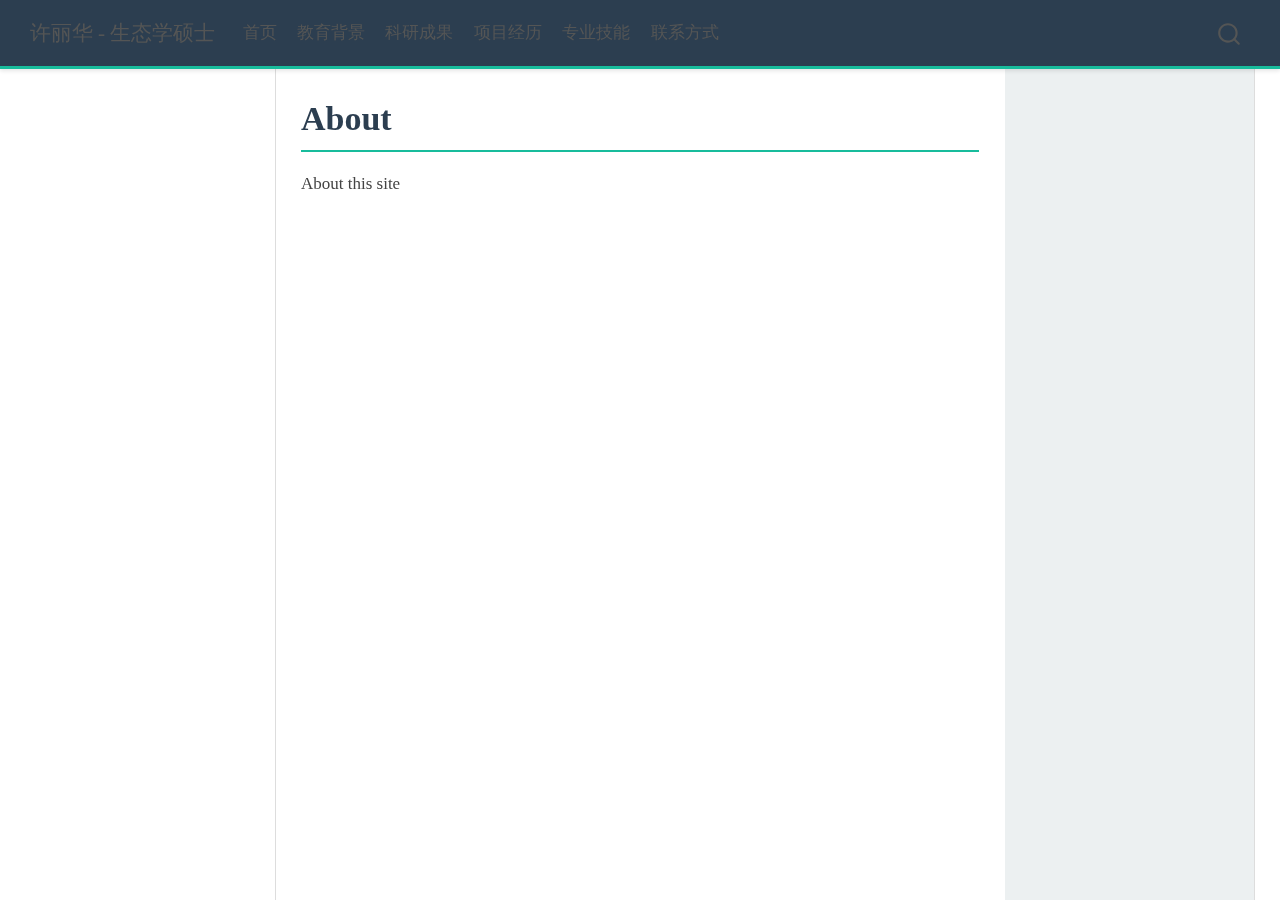
<file: docs/about.html>
<!DOCTYPE html>
<html xmlns="http://www.w3.org/1999/xhtml" lang="en" xml:lang="en"><head>

<meta charset="utf-8">
<meta name="generator" content="quarto-1.6.42">

<meta name="viewport" content="width=device-width, initial-scale=1.0, user-scalable=yes">


<title>About – 许丽华 - 生态学硕士</title>
<style>
code{white-space: pre-wrap;}
span.smallcaps{font-variant: small-caps;}
div.columns{display: flex; gap: min(4vw, 1.5em);}
div.column{flex: auto; overflow-x: auto;}
div.hanging-indent{margin-left: 1.5em; text-indent: -1.5em;}
ul.task-list{list-style: none;}
ul.task-list li input[type="checkbox"] {
  width: 0.8em;
  margin: 0 0.8em 0.2em -1em; /* quarto-specific, see https://github.com/quarto-dev/quarto-cli/issues/4556 */ 
  vertical-align: middle;
}
</style>


<script src="site_libs/quarto-nav/quarto-nav.js"></script>
<script src="site_libs/quarto-nav/headroom.min.js"></script>
<script src="site_libs/clipboard/clipboard.min.js"></script>
<script src="site_libs/quarto-search/autocomplete.umd.js"></script>
<script src="site_libs/quarto-search/fuse.min.js"></script>
<script src="site_libs/quarto-search/quarto-search.js"></script>
<meta name="quarto:offset" content="./">
<script src="site_libs/quarto-html/quarto.js"></script>
<script src="site_libs/quarto-html/popper.min.js"></script>
<script src="site_libs/quarto-html/tippy.umd.min.js"></script>
<script src="site_libs/quarto-html/anchor.min.js"></script>
<link href="site_libs/quarto-html/tippy.css" rel="stylesheet">
<link href="site_libs/quarto-html/quarto-syntax-highlighting-2f5df379a58b258e96c21c0638c20c03.css" rel="stylesheet" id="quarto-text-highlighting-styles">
<script src="site_libs/bootstrap/bootstrap.min.js"></script>
<link href="site_libs/bootstrap/bootstrap-icons.css" rel="stylesheet">
<link href="site_libs/bootstrap/bootstrap-3790baeb23ec48fe6a2a71a48d01fb7e.min.css" rel="stylesheet" append-hash="true" id="quarto-bootstrap" data-mode="light">
<script id="quarto-search-options" type="application/json">{
  "location": "navbar",
  "copy-button": false,
  "collapse-after": 3,
  "panel-placement": "end",
  "type": "overlay",
  "limit": 50,
  "keyboard-shortcut": [
    "f",
    "/",
    "s"
  ],
  "show-item-context": false,
  "language": {
    "search-no-results-text": "No results",
    "search-matching-documents-text": "matching documents",
    "search-copy-link-title": "Copy link to search",
    "search-hide-matches-text": "Hide additional matches",
    "search-more-match-text": "more match in this document",
    "search-more-matches-text": "more matches in this document",
    "search-clear-button-title": "Clear",
    "search-text-placeholder": "",
    "search-detached-cancel-button-title": "Cancel",
    "search-submit-button-title": "Submit",
    "search-label": "Search"
  }
}</script>


<link rel="stylesheet" href="styles.css">
</head>

<body class="floating nav-fixed">

<div id="quarto-search-results"></div>
  <header id="quarto-header" class="headroom fixed-top">
    <nav class="navbar navbar-expand-lg " data-bs-theme="dark">
      <div class="navbar-container container-fluid">
      <div class="navbar-brand-container mx-auto">
    <a class="navbar-brand" href="./index.html">
    <span class="navbar-title">许丽华 - 生态学硕士</span>
    </a>
  </div>
            <div id="quarto-search" class="" title="Search"></div>
          <button class="navbar-toggler" type="button" data-bs-toggle="collapse" data-bs-target="#navbarCollapse" aria-controls="navbarCollapse" role="menu" aria-expanded="false" aria-label="Toggle navigation" onclick="if (window.quartoToggleHeadroom) { window.quartoToggleHeadroom(); }">
  <span class="navbar-toggler-icon"></span>
</button>
          <div class="collapse navbar-collapse" id="navbarCollapse">
            <ul class="navbar-nav navbar-nav-scroll me-auto">
  <li class="nav-item">
    <a class="nav-link" href="./index.html"> 
<span class="menu-text">首页</span></a>
  </li>  
  <li class="nav-item">
    <a class="nav-link" href="./education.html"> 
<span class="menu-text">教育背景</span></a>
  </li>  
  <li class="nav-item">
    <a class="nav-link" href="./publications.html"> 
<span class="menu-text">科研成果</span></a>
  </li>  
  <li class="nav-item">
    <a class="nav-link" href="./projects.qmd"> 
<span class="menu-text">项目经历</span></a>
  </li>  
  <li class="nav-item">
    <a class="nav-link" href="./skills.qmd"> 
<span class="menu-text">专业技能</span></a>
  </li>  
  <li class="nav-item">
    <a class="nav-link" href="./contact.qmd"> 
<span class="menu-text">联系方式</span></a>
  </li>  
</ul>
          </div> <!-- /navcollapse -->
            <div class="quarto-navbar-tools">
</div>
      </div> <!-- /container-fluid -->
    </nav>
</header>
<!-- content -->
<div id="quarto-content" class="quarto-container page-columns page-rows-contents page-layout-article page-navbar">
<!-- sidebar -->
  <nav id="quarto-sidebar" class="sidebar collapse collapse-horizontal quarto-sidebar-collapse-item sidebar-navigation floating overflow-auto">
    
</nav>
<div id="quarto-sidebar-glass" class="quarto-sidebar-collapse-item" data-bs-toggle="collapse" data-bs-target=".quarto-sidebar-collapse-item"></div>
<!-- margin-sidebar -->
    <div id="quarto-margin-sidebar" class="sidebar margin-sidebar zindex-bottom">
    </div>
<!-- main -->
<main class="content" id="quarto-document-content">

<header id="title-block-header" class="quarto-title-block default">
<div class="quarto-title">
<h1 class="title">About</h1>
</div>



<div class="quarto-title-meta">

    
  
    
  </div>
  


</header>


<p>About this site</p>



</main> <!-- /main -->
<script id="quarto-html-after-body" type="application/javascript">
window.document.addEventListener("DOMContentLoaded", function (event) {
  const toggleBodyColorMode = (bsSheetEl) => {
    const mode = bsSheetEl.getAttribute("data-mode");
    const bodyEl = window.document.querySelector("body");
    if (mode === "dark") {
      bodyEl.classList.add("quarto-dark");
      bodyEl.classList.remove("quarto-light");
    } else {
      bodyEl.classList.add("quarto-light");
      bodyEl.classList.remove("quarto-dark");
    }
  }
  const toggleBodyColorPrimary = () => {
    const bsSheetEl = window.document.querySelector("link#quarto-bootstrap");
    if (bsSheetEl) {
      toggleBodyColorMode(bsSheetEl);
    }
  }
  toggleBodyColorPrimary();  
  const icon = "";
  const anchorJS = new window.AnchorJS();
  anchorJS.options = {
    placement: 'right',
    icon: icon
  };
  anchorJS.add('.anchored');
  const isCodeAnnotation = (el) => {
    for (const clz of el.classList) {
      if (clz.startsWith('code-annotation-')) {                     
        return true;
      }
    }
    return false;
  }
  const onCopySuccess = function(e) {
    // button target
    const button = e.trigger;
    // don't keep focus
    button.blur();
    // flash "checked"
    button.classList.add('code-copy-button-checked');
    var currentTitle = button.getAttribute("title");
    button.setAttribute("title", "Copied!");
    let tooltip;
    if (window.bootstrap) {
      button.setAttribute("data-bs-toggle", "tooltip");
      button.setAttribute("data-bs-placement", "left");
      button.setAttribute("data-bs-title", "Copied!");
      tooltip = new bootstrap.Tooltip(button, 
        { trigger: "manual", 
          customClass: "code-copy-button-tooltip",
          offset: [0, -8]});
      tooltip.show();    
    }
    setTimeout(function() {
      if (tooltip) {
        tooltip.hide();
        button.removeAttribute("data-bs-title");
        button.removeAttribute("data-bs-toggle");
        button.removeAttribute("data-bs-placement");
      }
      button.setAttribute("title", currentTitle);
      button.classList.remove('code-copy-button-checked');
    }, 1000);
    // clear code selection
    e.clearSelection();
  }
  const getTextToCopy = function(trigger) {
      const codeEl = trigger.previousElementSibling.cloneNode(true);
      for (const childEl of codeEl.children) {
        if (isCodeAnnotation(childEl)) {
          childEl.remove();
        }
      }
      return codeEl.innerText;
  }
  const clipboard = new window.ClipboardJS('.code-copy-button:not([data-in-quarto-modal])', {
    text: getTextToCopy
  });
  clipboard.on('success', onCopySuccess);
  if (window.document.getElementById('quarto-embedded-source-code-modal')) {
    const clipboardModal = new window.ClipboardJS('.code-copy-button[data-in-quarto-modal]', {
      text: getTextToCopy,
      container: window.document.getElementById('quarto-embedded-source-code-modal')
    });
    clipboardModal.on('success', onCopySuccess);
  }
    var localhostRegex = new RegExp(/^(?:http|https):\/\/localhost\:?[0-9]*\//);
    var mailtoRegex = new RegExp(/^mailto:/);
      var filterRegex = new RegExp("https:\/\/yourusername\.github\.io\/repo-name\/");
    var isInternal = (href) => {
        return filterRegex.test(href) || localhostRegex.test(href) || mailtoRegex.test(href);
    }
    // Inspect non-navigation links and adorn them if external
 	var links = window.document.querySelectorAll('a[href]:not(.nav-link):not(.navbar-brand):not(.toc-action):not(.sidebar-link):not(.sidebar-item-toggle):not(.pagination-link):not(.no-external):not([aria-hidden]):not(.dropdown-item):not(.quarto-navigation-tool):not(.about-link)');
    for (var i=0; i<links.length; i++) {
      const link = links[i];
      if (!isInternal(link.href)) {
        // undo the damage that might have been done by quarto-nav.js in the case of
        // links that we want to consider external
        if (link.dataset.originalHref !== undefined) {
          link.href = link.dataset.originalHref;
        }
      }
    }
  function tippyHover(el, contentFn, onTriggerFn, onUntriggerFn) {
    const config = {
      allowHTML: true,
      maxWidth: 500,
      delay: 100,
      arrow: false,
      appendTo: function(el) {
          return el.parentElement;
      },
      interactive: true,
      interactiveBorder: 10,
      theme: 'quarto',
      placement: 'bottom-start',
    };
    if (contentFn) {
      config.content = contentFn;
    }
    if (onTriggerFn) {
      config.onTrigger = onTriggerFn;
    }
    if (onUntriggerFn) {
      config.onUntrigger = onUntriggerFn;
    }
    window.tippy(el, config); 
  }
  const noterefs = window.document.querySelectorAll('a[role="doc-noteref"]');
  for (var i=0; i<noterefs.length; i++) {
    const ref = noterefs[i];
    tippyHover(ref, function() {
      // use id or data attribute instead here
      let href = ref.getAttribute('data-footnote-href') || ref.getAttribute('href');
      try { href = new URL(href).hash; } catch {}
      const id = href.replace(/^#\/?/, "");
      const note = window.document.getElementById(id);
      if (note) {
        return note.innerHTML;
      } else {
        return "";
      }
    });
  }
  const xrefs = window.document.querySelectorAll('a.quarto-xref');
  const processXRef = (id, note) => {
    // Strip column container classes
    const stripColumnClz = (el) => {
      el.classList.remove("page-full", "page-columns");
      if (el.children) {
        for (const child of el.children) {
          stripColumnClz(child);
        }
      }
    }
    stripColumnClz(note)
    if (id === null || id.startsWith('sec-')) {
      // Special case sections, only their first couple elements
      const container = document.createElement("div");
      if (note.children && note.children.length > 2) {
        container.appendChild(note.children[0].cloneNode(true));
        for (let i = 1; i < note.children.length; i++) {
          const child = note.children[i];
          if (child.tagName === "P" && child.innerText === "") {
            continue;
          } else {
            container.appendChild(child.cloneNode(true));
            break;
          }
        }
        if (window.Quarto?.typesetMath) {
          window.Quarto.typesetMath(container);
        }
        return container.innerHTML
      } else {
        if (window.Quarto?.typesetMath) {
          window.Quarto.typesetMath(note);
        }
        return note.innerHTML;
      }
    } else {
      // Remove any anchor links if they are present
      const anchorLink = note.querySelector('a.anchorjs-link');
      if (anchorLink) {
        anchorLink.remove();
      }
      if (window.Quarto?.typesetMath) {
        window.Quarto.typesetMath(note);
      }
      if (note.classList.contains("callout")) {
        return note.outerHTML;
      } else {
        return note.innerHTML;
      }
    }
  }
  for (var i=0; i<xrefs.length; i++) {
    const xref = xrefs[i];
    tippyHover(xref, undefined, function(instance) {
      instance.disable();
      let url = xref.getAttribute('href');
      let hash = undefined; 
      if (url.startsWith('#')) {
        hash = url;
      } else {
        try { hash = new URL(url).hash; } catch {}
      }
      if (hash) {
        const id = hash.replace(/^#\/?/, "");
        const note = window.document.getElementById(id);
        if (note !== null) {
          try {
            const html = processXRef(id, note.cloneNode(true));
            instance.setContent(html);
          } finally {
            instance.enable();
            instance.show();
          }
        } else {
          // See if we can fetch this
          fetch(url.split('#')[0])
          .then(res => res.text())
          .then(html => {
            const parser = new DOMParser();
            const htmlDoc = parser.parseFromString(html, "text/html");
            const note = htmlDoc.getElementById(id);
            if (note !== null) {
              const html = processXRef(id, note);
              instance.setContent(html);
            } 
          }).finally(() => {
            instance.enable();
            instance.show();
          });
        }
      } else {
        // See if we can fetch a full url (with no hash to target)
        // This is a special case and we should probably do some content thinning / targeting
        fetch(url)
        .then(res => res.text())
        .then(html => {
          const parser = new DOMParser();
          const htmlDoc = parser.parseFromString(html, "text/html");
          const note = htmlDoc.querySelector('main.content');
          if (note !== null) {
            // This should only happen for chapter cross references
            // (since there is no id in the URL)
            // remove the first header
            if (note.children.length > 0 && note.children[0].tagName === "HEADER") {
              note.children[0].remove();
            }
            const html = processXRef(null, note);
            instance.setContent(html);
          } 
        }).finally(() => {
          instance.enable();
          instance.show();
        });
      }
    }, function(instance) {
    });
  }
      let selectedAnnoteEl;
      const selectorForAnnotation = ( cell, annotation) => {
        let cellAttr = 'data-code-cell="' + cell + '"';
        let lineAttr = 'data-code-annotation="' +  annotation + '"';
        const selector = 'span[' + cellAttr + '][' + lineAttr + ']';
        return selector;
      }
      const selectCodeLines = (annoteEl) => {
        const doc = window.document;
        const targetCell = annoteEl.getAttribute("data-target-cell");
        const targetAnnotation = annoteEl.getAttribute("data-target-annotation");
        const annoteSpan = window.document.querySelector(selectorForAnnotation(targetCell, targetAnnotation));
        const lines = annoteSpan.getAttribute("data-code-lines").split(",");
        const lineIds = lines.map((line) => {
          return targetCell + "-" + line;
        })
        let top = null;
        let height = null;
        let parent = null;
        if (lineIds.length > 0) {
            //compute the position of the single el (top and bottom and make a div)
            const el = window.document.getElementById(lineIds[0]);
            top = el.offsetTop;
            height = el.offsetHeight;
            parent = el.parentElement.parentElement;
          if (lineIds.length > 1) {
            const lastEl = window.document.getElementById(lineIds[lineIds.length - 1]);
            const bottom = lastEl.offsetTop + lastEl.offsetHeight;
            height = bottom - top;
          }
          if (top !== null && height !== null && parent !== null) {
            // cook up a div (if necessary) and position it 
            let div = window.document.getElementById("code-annotation-line-highlight");
            if (div === null) {
              div = window.document.createElement("div");
              div.setAttribute("id", "code-annotation-line-highlight");
              div.style.position = 'absolute';
              parent.appendChild(div);
            }
            div.style.top = top - 2 + "px";
            div.style.height = height + 4 + "px";
            div.style.left = 0;
            let gutterDiv = window.document.getElementById("code-annotation-line-highlight-gutter");
            if (gutterDiv === null) {
              gutterDiv = window.document.createElement("div");
              gutterDiv.setAttribute("id", "code-annotation-line-highlight-gutter");
              gutterDiv.style.position = 'absolute';
              const codeCell = window.document.getElementById(targetCell);
              const gutter = codeCell.querySelector('.code-annotation-gutter');
              gutter.appendChild(gutterDiv);
            }
            gutterDiv.style.top = top - 2 + "px";
            gutterDiv.style.height = height + 4 + "px";
          }
          selectedAnnoteEl = annoteEl;
        }
      };
      const unselectCodeLines = () => {
        const elementsIds = ["code-annotation-line-highlight", "code-annotation-line-highlight-gutter"];
        elementsIds.forEach((elId) => {
          const div = window.document.getElementById(elId);
          if (div) {
            div.remove();
          }
        });
        selectedAnnoteEl = undefined;
      };
        // Handle positioning of the toggle
    window.addEventListener(
      "resize",
      throttle(() => {
        elRect = undefined;
        if (selectedAnnoteEl) {
          selectCodeLines(selectedAnnoteEl);
        }
      }, 10)
    );
    function throttle(fn, ms) {
    let throttle = false;
    let timer;
      return (...args) => {
        if(!throttle) { // first call gets through
            fn.apply(this, args);
            throttle = true;
        } else { // all the others get throttled
            if(timer) clearTimeout(timer); // cancel #2
            timer = setTimeout(() => {
              fn.apply(this, args);
              timer = throttle = false;
            }, ms);
        }
      };
    }
      // Attach click handler to the DT
      const annoteDls = window.document.querySelectorAll('dt[data-target-cell]');
      for (const annoteDlNode of annoteDls) {
        annoteDlNode.addEventListener('click', (event) => {
          const clickedEl = event.target;
          if (clickedEl !== selectedAnnoteEl) {
            unselectCodeLines();
            const activeEl = window.document.querySelector('dt[data-target-cell].code-annotation-active');
            if (activeEl) {
              activeEl.classList.remove('code-annotation-active');
            }
            selectCodeLines(clickedEl);
            clickedEl.classList.add('code-annotation-active');
          } else {
            // Unselect the line
            unselectCodeLines();
            clickedEl.classList.remove('code-annotation-active');
          }
        });
      }
  const findCites = (el) => {
    const parentEl = el.parentElement;
    if (parentEl) {
      const cites = parentEl.dataset.cites;
      if (cites) {
        return {
          el,
          cites: cites.split(' ')
        };
      } else {
        return findCites(el.parentElement)
      }
    } else {
      return undefined;
    }
  };
  var bibliorefs = window.document.querySelectorAll('a[role="doc-biblioref"]');
  for (var i=0; i<bibliorefs.length; i++) {
    const ref = bibliorefs[i];
    const citeInfo = findCites(ref);
    if (citeInfo) {
      tippyHover(citeInfo.el, function() {
        var popup = window.document.createElement('div');
        citeInfo.cites.forEach(function(cite) {
          var citeDiv = window.document.createElement('div');
          citeDiv.classList.add('hanging-indent');
          citeDiv.classList.add('csl-entry');
          var biblioDiv = window.document.getElementById('ref-' + cite);
          if (biblioDiv) {
            citeDiv.innerHTML = biblioDiv.innerHTML;
          }
          popup.appendChild(citeDiv);
        });
        return popup.innerHTML;
      });
    }
  }
});
</script>
</div> <!-- /content -->




</body></html>
</file>
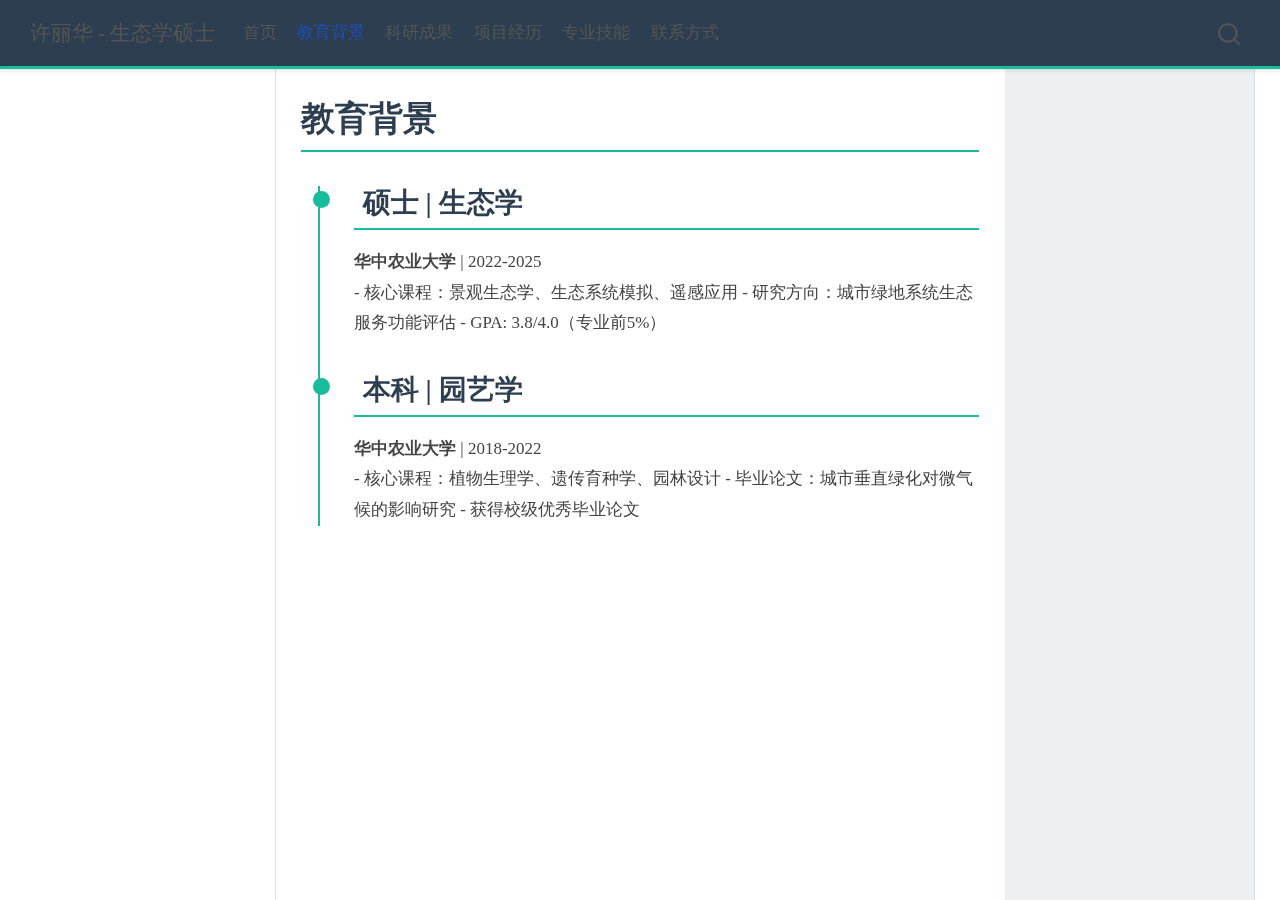
<file: docs/education.html>
<!DOCTYPE html>
<html xmlns="http://www.w3.org/1999/xhtml" lang="en" xml:lang="en"><head>

<meta charset="utf-8">
<meta name="generator" content="quarto-1.6.42">

<meta name="viewport" content="width=device-width, initial-scale=1.0, user-scalable=yes">


<title>教育背景 – 许丽华 - 生态学硕士</title>
<style>
code{white-space: pre-wrap;}
span.smallcaps{font-variant: small-caps;}
div.columns{display: flex; gap: min(4vw, 1.5em);}
div.column{flex: auto; overflow-x: auto;}
div.hanging-indent{margin-left: 1.5em; text-indent: -1.5em;}
ul.task-list{list-style: none;}
ul.task-list li input[type="checkbox"] {
  width: 0.8em;
  margin: 0 0.8em 0.2em -1em; /* quarto-specific, see https://github.com/quarto-dev/quarto-cli/issues/4556 */ 
  vertical-align: middle;
}
</style>


<script src="site_libs/quarto-nav/quarto-nav.js"></script>
<script src="site_libs/quarto-nav/headroom.min.js"></script>
<script src="site_libs/clipboard/clipboard.min.js"></script>
<script src="site_libs/quarto-search/autocomplete.umd.js"></script>
<script src="site_libs/quarto-search/fuse.min.js"></script>
<script src="site_libs/quarto-search/quarto-search.js"></script>
<meta name="quarto:offset" content="./">
<script src="site_libs/quarto-html/quarto.js"></script>
<script src="site_libs/quarto-html/popper.min.js"></script>
<script src="site_libs/quarto-html/tippy.umd.min.js"></script>
<script src="site_libs/quarto-html/anchor.min.js"></script>
<link href="site_libs/quarto-html/tippy.css" rel="stylesheet">
<link href="site_libs/quarto-html/quarto-syntax-highlighting-2f5df379a58b258e96c21c0638c20c03.css" rel="stylesheet" id="quarto-text-highlighting-styles">
<script src="site_libs/bootstrap/bootstrap.min.js"></script>
<link href="site_libs/bootstrap/bootstrap-icons.css" rel="stylesheet">
<link href="site_libs/bootstrap/bootstrap-3790baeb23ec48fe6a2a71a48d01fb7e.min.css" rel="stylesheet" append-hash="true" id="quarto-bootstrap" data-mode="light">
<script id="quarto-search-options" type="application/json">{
  "location": "navbar",
  "copy-button": false,
  "collapse-after": 3,
  "panel-placement": "end",
  "type": "overlay",
  "limit": 50,
  "keyboard-shortcut": [
    "f",
    "/",
    "s"
  ],
  "show-item-context": false,
  "language": {
    "search-no-results-text": "No results",
    "search-matching-documents-text": "matching documents",
    "search-copy-link-title": "Copy link to search",
    "search-hide-matches-text": "Hide additional matches",
    "search-more-match-text": "more match in this document",
    "search-more-matches-text": "more matches in this document",
    "search-clear-button-title": "Clear",
    "search-text-placeholder": "",
    "search-detached-cancel-button-title": "Cancel",
    "search-submit-button-title": "Submit",
    "search-label": "Search"
  }
}</script>


<link rel="stylesheet" href="styles.css">
</head>

<body class="floating nav-fixed">

<div id="quarto-search-results"></div>
  <header id="quarto-header" class="headroom fixed-top">
    <nav class="navbar navbar-expand-lg " data-bs-theme="dark">
      <div class="navbar-container container-fluid">
      <div class="navbar-brand-container mx-auto">
    <a class="navbar-brand" href="./index.html">
    <span class="navbar-title">许丽华 - 生态学硕士</span>
    </a>
  </div>
            <div id="quarto-search" class="" title="Search"></div>
          <button class="navbar-toggler" type="button" data-bs-toggle="collapse" data-bs-target="#navbarCollapse" aria-controls="navbarCollapse" role="menu" aria-expanded="false" aria-label="Toggle navigation" onclick="if (window.quartoToggleHeadroom) { window.quartoToggleHeadroom(); }">
  <span class="navbar-toggler-icon"></span>
</button>
          <div class="collapse navbar-collapse" id="navbarCollapse">
            <ul class="navbar-nav navbar-nav-scroll me-auto">
  <li class="nav-item">
    <a class="nav-link" href="./index.html"> 
<span class="menu-text">首页</span></a>
  </li>  
  <li class="nav-item">
    <a class="nav-link active" href="./education.html" aria-current="page"> 
<span class="menu-text">教育背景</span></a>
  </li>  
  <li class="nav-item">
    <a class="nav-link" href="./publications.html"> 
<span class="menu-text">科研成果</span></a>
  </li>  
  <li class="nav-item">
    <a class="nav-link" href="./projects.html"> 
<span class="menu-text">项目经历</span></a>
  </li>  
  <li class="nav-item">
    <a class="nav-link" href="./skills.qmd"> 
<span class="menu-text">专业技能</span></a>
  </li>  
  <li class="nav-item">
    <a class="nav-link" href="./contact.qmd"> 
<span class="menu-text">联系方式</span></a>
  </li>  
</ul>
          </div> <!-- /navcollapse -->
            <div class="quarto-navbar-tools">
</div>
      </div> <!-- /container-fluid -->
    </nav>
</header>
<!-- content -->
<div id="quarto-content" class="quarto-container page-columns page-rows-contents page-layout-article page-navbar">
<!-- sidebar -->
  <nav id="quarto-sidebar" class="sidebar collapse collapse-horizontal quarto-sidebar-collapse-item sidebar-navigation floating overflow-auto">
    
</nav>
<div id="quarto-sidebar-glass" class="quarto-sidebar-collapse-item" data-bs-toggle="collapse" data-bs-target=".quarto-sidebar-collapse-item"></div>
<!-- margin-sidebar -->
    <div id="quarto-margin-sidebar" class="sidebar margin-sidebar zindex-bottom">
    </div>
<!-- main -->
<main class="content" id="quarto-document-content">

<header id="title-block-header" class="quarto-title-block default">
<div class="quarto-title">
<h1 class="title">教育背景</h1>
</div>



<div class="quarto-title-meta">

    
  
    
  </div>
  


</header>


<div class="timeline">
<section id="硕士-生态学" class="level2 timeline-item">
<h2 class="anchored" data-anchor-id="硕士-生态学"><i class="fa-solid fa-graduation-cap fa-icon"></i> 硕士 | 生态学</h2>
<p><strong>华中农业大学</strong> | 2022-2025<br>
- 核心课程：景观生态学、生态系统模拟、遥感应用 - 研究方向：城市绿地系统生态服务功能评估 - GPA: 3.8/4.0（专业前5%）</p>
</section>
<section id="本科-园艺学" class="level2 timeline-item">
<h2 class="anchored" data-anchor-id="本科-园艺学"><i class="fa-solid fa-seedling fa-icon"></i> 本科 | 园艺学</h2>
<p><strong>华中农业大学</strong> | 2018-2022<br>
- 核心课程：植物生理学、遗传育种学、园林设计 - 毕业论文：城市垂直绿化对微气候的影响研究 - 获得校级优秀毕业论文</p>
</section>


</div>

</main> <!-- /main -->
<script id="quarto-html-after-body" type="application/javascript">
window.document.addEventListener("DOMContentLoaded", function (event) {
  const toggleBodyColorMode = (bsSheetEl) => {
    const mode = bsSheetEl.getAttribute("data-mode");
    const bodyEl = window.document.querySelector("body");
    if (mode === "dark") {
      bodyEl.classList.add("quarto-dark");
      bodyEl.classList.remove("quarto-light");
    } else {
      bodyEl.classList.add("quarto-light");
      bodyEl.classList.remove("quarto-dark");
    }
  }
  const toggleBodyColorPrimary = () => {
    const bsSheetEl = window.document.querySelector("link#quarto-bootstrap");
    if (bsSheetEl) {
      toggleBodyColorMode(bsSheetEl);
    }
  }
  toggleBodyColorPrimary();  
  const icon = "";
  const anchorJS = new window.AnchorJS();
  anchorJS.options = {
    placement: 'right',
    icon: icon
  };
  anchorJS.add('.anchored');
  const isCodeAnnotation = (el) => {
    for (const clz of el.classList) {
      if (clz.startsWith('code-annotation-')) {                     
        return true;
      }
    }
    return false;
  }
  const onCopySuccess = function(e) {
    // button target
    const button = e.trigger;
    // don't keep focus
    button.blur();
    // flash "checked"
    button.classList.add('code-copy-button-checked');
    var currentTitle = button.getAttribute("title");
    button.setAttribute("title", "Copied!");
    let tooltip;
    if (window.bootstrap) {
      button.setAttribute("data-bs-toggle", "tooltip");
      button.setAttribute("data-bs-placement", "left");
      button.setAttribute("data-bs-title", "Copied!");
      tooltip = new bootstrap.Tooltip(button, 
        { trigger: "manual", 
          customClass: "code-copy-button-tooltip",
          offset: [0, -8]});
      tooltip.show();    
    }
    setTimeout(function() {
      if (tooltip) {
        tooltip.hide();
        button.removeAttribute("data-bs-title");
        button.removeAttribute("data-bs-toggle");
        button.removeAttribute("data-bs-placement");
      }
      button.setAttribute("title", currentTitle);
      button.classList.remove('code-copy-button-checked');
    }, 1000);
    // clear code selection
    e.clearSelection();
  }
  const getTextToCopy = function(trigger) {
      const codeEl = trigger.previousElementSibling.cloneNode(true);
      for (const childEl of codeEl.children) {
        if (isCodeAnnotation(childEl)) {
          childEl.remove();
        }
      }
      return codeEl.innerText;
  }
  const clipboard = new window.ClipboardJS('.code-copy-button:not([data-in-quarto-modal])', {
    text: getTextToCopy
  });
  clipboard.on('success', onCopySuccess);
  if (window.document.getElementById('quarto-embedded-source-code-modal')) {
    const clipboardModal = new window.ClipboardJS('.code-copy-button[data-in-quarto-modal]', {
      text: getTextToCopy,
      container: window.document.getElementById('quarto-embedded-source-code-modal')
    });
    clipboardModal.on('success', onCopySuccess);
  }
    var localhostRegex = new RegExp(/^(?:http|https):\/\/localhost\:?[0-9]*\//);
    var mailtoRegex = new RegExp(/^mailto:/);
      var filterRegex = new RegExp("https:\/\/yourusername\.github\.io\/repo-name\/");
    var isInternal = (href) => {
        return filterRegex.test(href) || localhostRegex.test(href) || mailtoRegex.test(href);
    }
    // Inspect non-navigation links and adorn them if external
 	var links = window.document.querySelectorAll('a[href]:not(.nav-link):not(.navbar-brand):not(.toc-action):not(.sidebar-link):not(.sidebar-item-toggle):not(.pagination-link):not(.no-external):not([aria-hidden]):not(.dropdown-item):not(.quarto-navigation-tool):not(.about-link)');
    for (var i=0; i<links.length; i++) {
      const link = links[i];
      if (!isInternal(link.href)) {
        // undo the damage that might have been done by quarto-nav.js in the case of
        // links that we want to consider external
        if (link.dataset.originalHref !== undefined) {
          link.href = link.dataset.originalHref;
        }
      }
    }
  function tippyHover(el, contentFn, onTriggerFn, onUntriggerFn) {
    const config = {
      allowHTML: true,
      maxWidth: 500,
      delay: 100,
      arrow: false,
      appendTo: function(el) {
          return el.parentElement;
      },
      interactive: true,
      interactiveBorder: 10,
      theme: 'quarto',
      placement: 'bottom-start',
    };
    if (contentFn) {
      config.content = contentFn;
    }
    if (onTriggerFn) {
      config.onTrigger = onTriggerFn;
    }
    if (onUntriggerFn) {
      config.onUntrigger = onUntriggerFn;
    }
    window.tippy(el, config); 
  }
  const noterefs = window.document.querySelectorAll('a[role="doc-noteref"]');
  for (var i=0; i<noterefs.length; i++) {
    const ref = noterefs[i];
    tippyHover(ref, function() {
      // use id or data attribute instead here
      let href = ref.getAttribute('data-footnote-href') || ref.getAttribute('href');
      try { href = new URL(href).hash; } catch {}
      const id = href.replace(/^#\/?/, "");
      const note = window.document.getElementById(id);
      if (note) {
        return note.innerHTML;
      } else {
        return "";
      }
    });
  }
  const xrefs = window.document.querySelectorAll('a.quarto-xref');
  const processXRef = (id, note) => {
    // Strip column container classes
    const stripColumnClz = (el) => {
      el.classList.remove("page-full", "page-columns");
      if (el.children) {
        for (const child of el.children) {
          stripColumnClz(child);
        }
      }
    }
    stripColumnClz(note)
    if (id === null || id.startsWith('sec-')) {
      // Special case sections, only their first couple elements
      const container = document.createElement("div");
      if (note.children && note.children.length > 2) {
        container.appendChild(note.children[0].cloneNode(true));
        for (let i = 1; i < note.children.length; i++) {
          const child = note.children[i];
          if (child.tagName === "P" && child.innerText === "") {
            continue;
          } else {
            container.appendChild(child.cloneNode(true));
            break;
          }
        }
        if (window.Quarto?.typesetMath) {
          window.Quarto.typesetMath(container);
        }
        return container.innerHTML
      } else {
        if (window.Quarto?.typesetMath) {
          window.Quarto.typesetMath(note);
        }
        return note.innerHTML;
      }
    } else {
      // Remove any anchor links if they are present
      const anchorLink = note.querySelector('a.anchorjs-link');
      if (anchorLink) {
        anchorLink.remove();
      }
      if (window.Quarto?.typesetMath) {
        window.Quarto.typesetMath(note);
      }
      if (note.classList.contains("callout")) {
        return note.outerHTML;
      } else {
        return note.innerHTML;
      }
    }
  }
  for (var i=0; i<xrefs.length; i++) {
    const xref = xrefs[i];
    tippyHover(xref, undefined, function(instance) {
      instance.disable();
      let url = xref.getAttribute('href');
      let hash = undefined; 
      if (url.startsWith('#')) {
        hash = url;
      } else {
        try { hash = new URL(url).hash; } catch {}
      }
      if (hash) {
        const id = hash.replace(/^#\/?/, "");
        const note = window.document.getElementById(id);
        if (note !== null) {
          try {
            const html = processXRef(id, note.cloneNode(true));
            instance.setContent(html);
          } finally {
            instance.enable();
            instance.show();
          }
        } else {
          // See if we can fetch this
          fetch(url.split('#')[0])
          .then(res => res.text())
          .then(html => {
            const parser = new DOMParser();
            const htmlDoc = parser.parseFromString(html, "text/html");
            const note = htmlDoc.getElementById(id);
            if (note !== null) {
              const html = processXRef(id, note);
              instance.setContent(html);
            } 
          }).finally(() => {
            instance.enable();
            instance.show();
          });
        }
      } else {
        // See if we can fetch a full url (with no hash to target)
        // This is a special case and we should probably do some content thinning / targeting
        fetch(url)
        .then(res => res.text())
        .then(html => {
          const parser = new DOMParser();
          const htmlDoc = parser.parseFromString(html, "text/html");
          const note = htmlDoc.querySelector('main.content');
          if (note !== null) {
            // This should only happen for chapter cross references
            // (since there is no id in the URL)
            // remove the first header
            if (note.children.length > 0 && note.children[0].tagName === "HEADER") {
              note.children[0].remove();
            }
            const html = processXRef(null, note);
            instance.setContent(html);
          } 
        }).finally(() => {
          instance.enable();
          instance.show();
        });
      }
    }, function(instance) {
    });
  }
      let selectedAnnoteEl;
      const selectorForAnnotation = ( cell, annotation) => {
        let cellAttr = 'data-code-cell="' + cell + '"';
        let lineAttr = 'data-code-annotation="' +  annotation + '"';
        const selector = 'span[' + cellAttr + '][' + lineAttr + ']';
        return selector;
      }
      const selectCodeLines = (annoteEl) => {
        const doc = window.document;
        const targetCell = annoteEl.getAttribute("data-target-cell");
        const targetAnnotation = annoteEl.getAttribute("data-target-annotation");
        const annoteSpan = window.document.querySelector(selectorForAnnotation(targetCell, targetAnnotation));
        const lines = annoteSpan.getAttribute("data-code-lines").split(",");
        const lineIds = lines.map((line) => {
          return targetCell + "-" + line;
        })
        let top = null;
        let height = null;
        let parent = null;
        if (lineIds.length > 0) {
            //compute the position of the single el (top and bottom and make a div)
            const el = window.document.getElementById(lineIds[0]);
            top = el.offsetTop;
            height = el.offsetHeight;
            parent = el.parentElement.parentElement;
          if (lineIds.length > 1) {
            const lastEl = window.document.getElementById(lineIds[lineIds.length - 1]);
            const bottom = lastEl.offsetTop + lastEl.offsetHeight;
            height = bottom - top;
          }
          if (top !== null && height !== null && parent !== null) {
            // cook up a div (if necessary) and position it 
            let div = window.document.getElementById("code-annotation-line-highlight");
            if (div === null) {
              div = window.document.createElement("div");
              div.setAttribute("id", "code-annotation-line-highlight");
              div.style.position = 'absolute';
              parent.appendChild(div);
            }
            div.style.top = top - 2 + "px";
            div.style.height = height + 4 + "px";
            div.style.left = 0;
            let gutterDiv = window.document.getElementById("code-annotation-line-highlight-gutter");
            if (gutterDiv === null) {
              gutterDiv = window.document.createElement("div");
              gutterDiv.setAttribute("id", "code-annotation-line-highlight-gutter");
              gutterDiv.style.position = 'absolute';
              const codeCell = window.document.getElementById(targetCell);
              const gutter = codeCell.querySelector('.code-annotation-gutter');
              gutter.appendChild(gutterDiv);
            }
            gutterDiv.style.top = top - 2 + "px";
            gutterDiv.style.height = height + 4 + "px";
          }
          selectedAnnoteEl = annoteEl;
        }
      };
      const unselectCodeLines = () => {
        const elementsIds = ["code-annotation-line-highlight", "code-annotation-line-highlight-gutter"];
        elementsIds.forEach((elId) => {
          const div = window.document.getElementById(elId);
          if (div) {
            div.remove();
          }
        });
        selectedAnnoteEl = undefined;
      };
        // Handle positioning of the toggle
    window.addEventListener(
      "resize",
      throttle(() => {
        elRect = undefined;
        if (selectedAnnoteEl) {
          selectCodeLines(selectedAnnoteEl);
        }
      }, 10)
    );
    function throttle(fn, ms) {
    let throttle = false;
    let timer;
      return (...args) => {
        if(!throttle) { // first call gets through
            fn.apply(this, args);
            throttle = true;
        } else { // all the others get throttled
            if(timer) clearTimeout(timer); // cancel #2
            timer = setTimeout(() => {
              fn.apply(this, args);
              timer = throttle = false;
            }, ms);
        }
      };
    }
      // Attach click handler to the DT
      const annoteDls = window.document.querySelectorAll('dt[data-target-cell]');
      for (const annoteDlNode of annoteDls) {
        annoteDlNode.addEventListener('click', (event) => {
          const clickedEl = event.target;
          if (clickedEl !== selectedAnnoteEl) {
            unselectCodeLines();
            const activeEl = window.document.querySelector('dt[data-target-cell].code-annotation-active');
            if (activeEl) {
              activeEl.classList.remove('code-annotation-active');
            }
            selectCodeLines(clickedEl);
            clickedEl.classList.add('code-annotation-active');
          } else {
            // Unselect the line
            unselectCodeLines();
            clickedEl.classList.remove('code-annotation-active');
          }
        });
      }
  const findCites = (el) => {
    const parentEl = el.parentElement;
    if (parentEl) {
      const cites = parentEl.dataset.cites;
      if (cites) {
        return {
          el,
          cites: cites.split(' ')
        };
      } else {
        return findCites(el.parentElement)
      }
    } else {
      return undefined;
    }
  };
  var bibliorefs = window.document.querySelectorAll('a[role="doc-biblioref"]');
  for (var i=0; i<bibliorefs.length; i++) {
    const ref = bibliorefs[i];
    const citeInfo = findCites(ref);
    if (citeInfo) {
      tippyHover(citeInfo.el, function() {
        var popup = window.document.createElement('div');
        citeInfo.cites.forEach(function(cite) {
          var citeDiv = window.document.createElement('div');
          citeDiv.classList.add('hanging-indent');
          citeDiv.classList.add('csl-entry');
          var biblioDiv = window.document.getElementById('ref-' + cite);
          if (biblioDiv) {
            citeDiv.innerHTML = biblioDiv.innerHTML;
          }
          popup.appendChild(citeDiv);
        });
        return popup.innerHTML;
      });
    }
  }
});
</script>
</div> <!-- /content -->




</body></html>
</file>
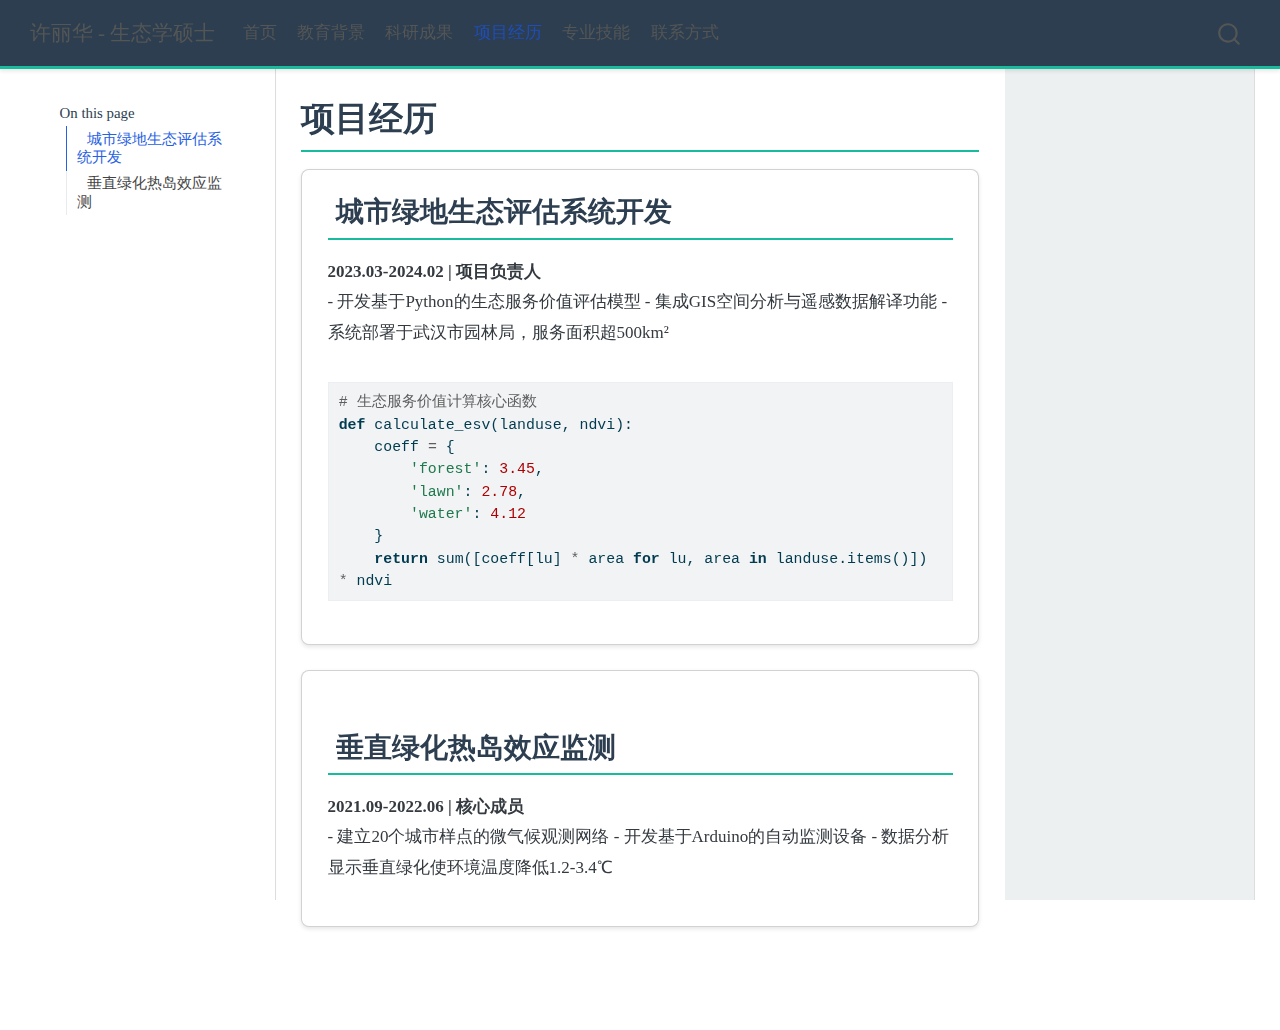
<file: docs/projects.html>
<!DOCTYPE html>
<html xmlns="http://www.w3.org/1999/xhtml" lang="en" xml:lang="en"><head>

<meta charset="utf-8">
<meta name="generator" content="quarto-1.6.42">

<meta name="viewport" content="width=device-width, initial-scale=1.0, user-scalable=yes">


<title>项目经历 – 许丽华 - 生态学硕士</title>
<style>
code{white-space: pre-wrap;}
span.smallcaps{font-variant: small-caps;}
div.columns{display: flex; gap: min(4vw, 1.5em);}
div.column{flex: auto; overflow-x: auto;}
div.hanging-indent{margin-left: 1.5em; text-indent: -1.5em;}
ul.task-list{list-style: none;}
ul.task-list li input[type="checkbox"] {
  width: 0.8em;
  margin: 0 0.8em 0.2em -1em; /* quarto-specific, see https://github.com/quarto-dev/quarto-cli/issues/4556 */ 
  vertical-align: middle;
}
/* CSS for syntax highlighting */
pre > code.sourceCode { white-space: pre; position: relative; }
pre > code.sourceCode > span { line-height: 1.25; }
pre > code.sourceCode > span:empty { height: 1.2em; }
.sourceCode { overflow: visible; }
code.sourceCode > span { color: inherit; text-decoration: inherit; }
div.sourceCode { margin: 1em 0; }
pre.sourceCode { margin: 0; }
@media screen {
div.sourceCode { overflow: auto; }
}
@media print {
pre > code.sourceCode { white-space: pre-wrap; }
pre > code.sourceCode > span { display: inline-block; text-indent: -5em; padding-left: 5em; }
}
pre.numberSource code
  { counter-reset: source-line 0; }
pre.numberSource code > span
  { position: relative; left: -4em; counter-increment: source-line; }
pre.numberSource code > span > a:first-child::before
  { content: counter(source-line);
    position: relative; left: -1em; text-align: right; vertical-align: baseline;
    border: none; display: inline-block;
    -webkit-touch-callout: none; -webkit-user-select: none;
    -khtml-user-select: none; -moz-user-select: none;
    -ms-user-select: none; user-select: none;
    padding: 0 4px; width: 4em;
  }
pre.numberSource { margin-left: 3em;  padding-left: 4px; }
div.sourceCode
  {   }
@media screen {
pre > code.sourceCode > span > a:first-child::before { text-decoration: underline; }
}
</style>


<script src="site_libs/quarto-nav/quarto-nav.js"></script>
<script src="site_libs/quarto-nav/headroom.min.js"></script>
<script src="site_libs/clipboard/clipboard.min.js"></script>
<script src="site_libs/quarto-search/autocomplete.umd.js"></script>
<script src="site_libs/quarto-search/fuse.min.js"></script>
<script src="site_libs/quarto-search/quarto-search.js"></script>
<meta name="quarto:offset" content="./">
<script src="site_libs/quarto-html/quarto.js"></script>
<script src="site_libs/quarto-html/popper.min.js"></script>
<script src="site_libs/quarto-html/tippy.umd.min.js"></script>
<script src="site_libs/quarto-html/anchor.min.js"></script>
<link href="site_libs/quarto-html/tippy.css" rel="stylesheet">
<link href="site_libs/quarto-html/quarto-syntax-highlighting-2f5df379a58b258e96c21c0638c20c03.css" rel="stylesheet" id="quarto-text-highlighting-styles">
<script src="site_libs/bootstrap/bootstrap.min.js"></script>
<link href="site_libs/bootstrap/bootstrap-icons.css" rel="stylesheet">
<link href="site_libs/bootstrap/bootstrap-3790baeb23ec48fe6a2a71a48d01fb7e.min.css" rel="stylesheet" append-hash="true" id="quarto-bootstrap" data-mode="light">
<script id="quarto-search-options" type="application/json">{
  "location": "navbar",
  "copy-button": false,
  "collapse-after": 3,
  "panel-placement": "end",
  "type": "overlay",
  "limit": 50,
  "keyboard-shortcut": [
    "f",
    "/",
    "s"
  ],
  "show-item-context": false,
  "language": {
    "search-no-results-text": "No results",
    "search-matching-documents-text": "matching documents",
    "search-copy-link-title": "Copy link to search",
    "search-hide-matches-text": "Hide additional matches",
    "search-more-match-text": "more match in this document",
    "search-more-matches-text": "more matches in this document",
    "search-clear-button-title": "Clear",
    "search-text-placeholder": "",
    "search-detached-cancel-button-title": "Cancel",
    "search-submit-button-title": "Submit",
    "search-label": "Search"
  }
}</script>


<link rel="stylesheet" href="styles.css">
</head>

<body class="floating nav-fixed">

<div id="quarto-search-results"></div>
  <header id="quarto-header" class="headroom fixed-top">
    <nav class="navbar navbar-expand-lg " data-bs-theme="dark">
      <div class="navbar-container container-fluid">
      <div class="navbar-brand-container mx-auto">
    <a class="navbar-brand" href="./index.html">
    <span class="navbar-title">许丽华 - 生态学硕士</span>
    </a>
  </div>
            <div id="quarto-search" class="" title="Search"></div>
          <button class="navbar-toggler" type="button" data-bs-toggle="collapse" data-bs-target="#navbarCollapse" aria-controls="navbarCollapse" role="menu" aria-expanded="false" aria-label="Toggle navigation" onclick="if (window.quartoToggleHeadroom) { window.quartoToggleHeadroom(); }">
  <span class="navbar-toggler-icon"></span>
</button>
          <div class="collapse navbar-collapse" id="navbarCollapse">
            <ul class="navbar-nav navbar-nav-scroll me-auto">
  <li class="nav-item">
    <a class="nav-link" href="./index.html"> 
<span class="menu-text">首页</span></a>
  </li>  
  <li class="nav-item">
    <a class="nav-link" href="./education.html"> 
<span class="menu-text">教育背景</span></a>
  </li>  
  <li class="nav-item">
    <a class="nav-link" href="./publications.html"> 
<span class="menu-text">科研成果</span></a>
  </li>  
  <li class="nav-item">
    <a class="nav-link active" href="./projects.html" aria-current="page"> 
<span class="menu-text">项目经历</span></a>
  </li>  
  <li class="nav-item">
    <a class="nav-link" href="./skills.qmd"> 
<span class="menu-text">专业技能</span></a>
  </li>  
  <li class="nav-item">
    <a class="nav-link" href="./contact.qmd"> 
<span class="menu-text">联系方式</span></a>
  </li>  
</ul>
          </div> <!-- /navcollapse -->
            <div class="quarto-navbar-tools">
</div>
      </div> <!-- /container-fluid -->
    </nav>
</header>
<!-- content -->
<div id="quarto-content" class="quarto-container page-columns page-rows-contents page-layout-article page-navbar">
<!-- sidebar -->
  <nav id="quarto-sidebar" class="sidebar collapse collapse-horizontal quarto-sidebar-collapse-item sidebar-navigation floating overflow-auto">
    <nav id="TOC" role="doc-toc" class="toc-active">
    <h2 id="toc-title">On this page</h2>
   
  <ul>
  <li><a href="#城市绿地生态评估系统开发" id="toc-城市绿地生态评估系统开发" class="nav-link active" data-scroll-target="#城市绿地生态评估系统开发"><i class="fa-solid fa-tree-city fa-icon"></i> 城市绿地生态评估系统开发</a></li>
  <li><a href="#垂直绿化热岛效应监测" id="toc-垂直绿化热岛效应监测" class="nav-link" data-scroll-target="#垂直绿化热岛效应监测"><i class="fa-solid fa-seedling fa-icon"></i> 垂直绿化热岛效应监测</a></li>
  </ul>
</nav>
</nav>
<div id="quarto-sidebar-glass" class="quarto-sidebar-collapse-item" data-bs-toggle="collapse" data-bs-target=".quarto-sidebar-collapse-item"></div>
<!-- margin-sidebar -->
    <div id="quarto-margin-sidebar" class="sidebar margin-sidebar zindex-bottom">
    </div>
<!-- main -->
<main class="content" id="quarto-document-content">

<header id="title-block-header" class="quarto-title-block default">
<div class="quarto-title">
<h1 class="title">项目经历</h1>
</div>



<div class="quarto-title-meta">

    
  
    
  </div>
  


</header>


<section id="城市绿地生态评估系统开发" class="level2 card">
<h2 class="anchored" data-anchor-id="城市绿地生态评估系统开发"><i class="fa-solid fa-tree-city fa-icon"></i> 城市绿地生态评估系统开发</h2>
<p><strong>2023.03-2024.02 | 项目负责人</strong><br>
- 开发基于Python的生态服务价值评估模型 - 集成GIS空间分析与遥感数据解译功能 - 系统部署于武汉市园林局，服务面积超500km²</p>
<div class="sourceCode" id="cb1"><pre class="sourceCode python code-with-copy"><code class="sourceCode python"><span id="cb1-1"><a href="#cb1-1" aria-hidden="true" tabindex="-1"></a><span class="co"># 生态服务价值计算核心函数</span></span>
<span id="cb1-2"><a href="#cb1-2" aria-hidden="true" tabindex="-1"></a><span class="kw">def</span> calculate_esv(landuse, ndvi):</span>
<span id="cb1-3"><a href="#cb1-3" aria-hidden="true" tabindex="-1"></a>    coeff <span class="op">=</span> {</span>
<span id="cb1-4"><a href="#cb1-4" aria-hidden="true" tabindex="-1"></a>        <span class="st">'forest'</span>: <span class="fl">3.45</span>,</span>
<span id="cb1-5"><a href="#cb1-5" aria-hidden="true" tabindex="-1"></a>        <span class="st">'lawn'</span>: <span class="fl">2.78</span>,</span>
<span id="cb1-6"><a href="#cb1-6" aria-hidden="true" tabindex="-1"></a>        <span class="st">'water'</span>: <span class="fl">4.12</span></span>
<span id="cb1-7"><a href="#cb1-7" aria-hidden="true" tabindex="-1"></a>    }</span>
<span id="cb1-8"><a href="#cb1-8" aria-hidden="true" tabindex="-1"></a>    <span class="cf">return</span> <span class="bu">sum</span>([coeff[lu] <span class="op">*</span> area <span class="cf">for</span> lu, area <span class="kw">in</span> landuse.items()]) <span class="op">*</span> ndvi</span></code><button title="Copy to Clipboard" class="code-copy-button"><i class="bi"></i></button></pre></div>
</section>
<section id="垂直绿化热岛效应监测" class="level2 card">
<h2 class="anchored" data-anchor-id="垂直绿化热岛效应监测"><i class="fa-solid fa-seedling fa-icon"></i> 垂直绿化热岛效应监测</h2>
<p><strong>2021.09-2022.06 | 核心成员</strong><br>
- 建立20个城市样点的微气候观测网络 - 开发基于Arduino的自动监测设备 - 数据分析显示垂直绿化使环境温度降低1.2-3.4℃</p>
</section>



</main> <!-- /main -->
<script id="quarto-html-after-body" type="application/javascript">
window.document.addEventListener("DOMContentLoaded", function (event) {
  const toggleBodyColorMode = (bsSheetEl) => {
    const mode = bsSheetEl.getAttribute("data-mode");
    const bodyEl = window.document.querySelector("body");
    if (mode === "dark") {
      bodyEl.classList.add("quarto-dark");
      bodyEl.classList.remove("quarto-light");
    } else {
      bodyEl.classList.add("quarto-light");
      bodyEl.classList.remove("quarto-dark");
    }
  }
  const toggleBodyColorPrimary = () => {
    const bsSheetEl = window.document.querySelector("link#quarto-bootstrap");
    if (bsSheetEl) {
      toggleBodyColorMode(bsSheetEl);
    }
  }
  toggleBodyColorPrimary();  
  const icon = "";
  const anchorJS = new window.AnchorJS();
  anchorJS.options = {
    placement: 'right',
    icon: icon
  };
  anchorJS.add('.anchored');
  const isCodeAnnotation = (el) => {
    for (const clz of el.classList) {
      if (clz.startsWith('code-annotation-')) {                     
        return true;
      }
    }
    return false;
  }
  const onCopySuccess = function(e) {
    // button target
    const button = e.trigger;
    // don't keep focus
    button.blur();
    // flash "checked"
    button.classList.add('code-copy-button-checked');
    var currentTitle = button.getAttribute("title");
    button.setAttribute("title", "Copied!");
    let tooltip;
    if (window.bootstrap) {
      button.setAttribute("data-bs-toggle", "tooltip");
      button.setAttribute("data-bs-placement", "left");
      button.setAttribute("data-bs-title", "Copied!");
      tooltip = new bootstrap.Tooltip(button, 
        { trigger: "manual", 
          customClass: "code-copy-button-tooltip",
          offset: [0, -8]});
      tooltip.show();    
    }
    setTimeout(function() {
      if (tooltip) {
        tooltip.hide();
        button.removeAttribute("data-bs-title");
        button.removeAttribute("data-bs-toggle");
        button.removeAttribute("data-bs-placement");
      }
      button.setAttribute("title", currentTitle);
      button.classList.remove('code-copy-button-checked');
    }, 1000);
    // clear code selection
    e.clearSelection();
  }
  const getTextToCopy = function(trigger) {
      const codeEl = trigger.previousElementSibling.cloneNode(true);
      for (const childEl of codeEl.children) {
        if (isCodeAnnotation(childEl)) {
          childEl.remove();
        }
      }
      return codeEl.innerText;
  }
  const clipboard = new window.ClipboardJS('.code-copy-button:not([data-in-quarto-modal])', {
    text: getTextToCopy
  });
  clipboard.on('success', onCopySuccess);
  if (window.document.getElementById('quarto-embedded-source-code-modal')) {
    const clipboardModal = new window.ClipboardJS('.code-copy-button[data-in-quarto-modal]', {
      text: getTextToCopy,
      container: window.document.getElementById('quarto-embedded-source-code-modal')
    });
    clipboardModal.on('success', onCopySuccess);
  }
    var localhostRegex = new RegExp(/^(?:http|https):\/\/localhost\:?[0-9]*\//);
    var mailtoRegex = new RegExp(/^mailto:/);
      var filterRegex = new RegExp("https:\/\/yourusername\.github\.io\/repo-name\/");
    var isInternal = (href) => {
        return filterRegex.test(href) || localhostRegex.test(href) || mailtoRegex.test(href);
    }
    // Inspect non-navigation links and adorn them if external
 	var links = window.document.querySelectorAll('a[href]:not(.nav-link):not(.navbar-brand):not(.toc-action):not(.sidebar-link):not(.sidebar-item-toggle):not(.pagination-link):not(.no-external):not([aria-hidden]):not(.dropdown-item):not(.quarto-navigation-tool):not(.about-link)');
    for (var i=0; i<links.length; i++) {
      const link = links[i];
      if (!isInternal(link.href)) {
        // undo the damage that might have been done by quarto-nav.js in the case of
        // links that we want to consider external
        if (link.dataset.originalHref !== undefined) {
          link.href = link.dataset.originalHref;
        }
      }
    }
  function tippyHover(el, contentFn, onTriggerFn, onUntriggerFn) {
    const config = {
      allowHTML: true,
      maxWidth: 500,
      delay: 100,
      arrow: false,
      appendTo: function(el) {
          return el.parentElement;
      },
      interactive: true,
      interactiveBorder: 10,
      theme: 'quarto',
      placement: 'bottom-start',
    };
    if (contentFn) {
      config.content = contentFn;
    }
    if (onTriggerFn) {
      config.onTrigger = onTriggerFn;
    }
    if (onUntriggerFn) {
      config.onUntrigger = onUntriggerFn;
    }
    window.tippy(el, config); 
  }
  const noterefs = window.document.querySelectorAll('a[role="doc-noteref"]');
  for (var i=0; i<noterefs.length; i++) {
    const ref = noterefs[i];
    tippyHover(ref, function() {
      // use id or data attribute instead here
      let href = ref.getAttribute('data-footnote-href') || ref.getAttribute('href');
      try { href = new URL(href).hash; } catch {}
      const id = href.replace(/^#\/?/, "");
      const note = window.document.getElementById(id);
      if (note) {
        return note.innerHTML;
      } else {
        return "";
      }
    });
  }
  const xrefs = window.document.querySelectorAll('a.quarto-xref');
  const processXRef = (id, note) => {
    // Strip column container classes
    const stripColumnClz = (el) => {
      el.classList.remove("page-full", "page-columns");
      if (el.children) {
        for (const child of el.children) {
          stripColumnClz(child);
        }
      }
    }
    stripColumnClz(note)
    if (id === null || id.startsWith('sec-')) {
      // Special case sections, only their first couple elements
      const container = document.createElement("div");
      if (note.children && note.children.length > 2) {
        container.appendChild(note.children[0].cloneNode(true));
        for (let i = 1; i < note.children.length; i++) {
          const child = note.children[i];
          if (child.tagName === "P" && child.innerText === "") {
            continue;
          } else {
            container.appendChild(child.cloneNode(true));
            break;
          }
        }
        if (window.Quarto?.typesetMath) {
          window.Quarto.typesetMath(container);
        }
        return container.innerHTML
      } else {
        if (window.Quarto?.typesetMath) {
          window.Quarto.typesetMath(note);
        }
        return note.innerHTML;
      }
    } else {
      // Remove any anchor links if they are present
      const anchorLink = note.querySelector('a.anchorjs-link');
      if (anchorLink) {
        anchorLink.remove();
      }
      if (window.Quarto?.typesetMath) {
        window.Quarto.typesetMath(note);
      }
      if (note.classList.contains("callout")) {
        return note.outerHTML;
      } else {
        return note.innerHTML;
      }
    }
  }
  for (var i=0; i<xrefs.length; i++) {
    const xref = xrefs[i];
    tippyHover(xref, undefined, function(instance) {
      instance.disable();
      let url = xref.getAttribute('href');
      let hash = undefined; 
      if (url.startsWith('#')) {
        hash = url;
      } else {
        try { hash = new URL(url).hash; } catch {}
      }
      if (hash) {
        const id = hash.replace(/^#\/?/, "");
        const note = window.document.getElementById(id);
        if (note !== null) {
          try {
            const html = processXRef(id, note.cloneNode(true));
            instance.setContent(html);
          } finally {
            instance.enable();
            instance.show();
          }
        } else {
          // See if we can fetch this
          fetch(url.split('#')[0])
          .then(res => res.text())
          .then(html => {
            const parser = new DOMParser();
            const htmlDoc = parser.parseFromString(html, "text/html");
            const note = htmlDoc.getElementById(id);
            if (note !== null) {
              const html = processXRef(id, note);
              instance.setContent(html);
            } 
          }).finally(() => {
            instance.enable();
            instance.show();
          });
        }
      } else {
        // See if we can fetch a full url (with no hash to target)
        // This is a special case and we should probably do some content thinning / targeting
        fetch(url)
        .then(res => res.text())
        .then(html => {
          const parser = new DOMParser();
          const htmlDoc = parser.parseFromString(html, "text/html");
          const note = htmlDoc.querySelector('main.content');
          if (note !== null) {
            // This should only happen for chapter cross references
            // (since there is no id in the URL)
            // remove the first header
            if (note.children.length > 0 && note.children[0].tagName === "HEADER") {
              note.children[0].remove();
            }
            const html = processXRef(null, note);
            instance.setContent(html);
          } 
        }).finally(() => {
          instance.enable();
          instance.show();
        });
      }
    }, function(instance) {
    });
  }
      let selectedAnnoteEl;
      const selectorForAnnotation = ( cell, annotation) => {
        let cellAttr = 'data-code-cell="' + cell + '"';
        let lineAttr = 'data-code-annotation="' +  annotation + '"';
        const selector = 'span[' + cellAttr + '][' + lineAttr + ']';
        return selector;
      }
      const selectCodeLines = (annoteEl) => {
        const doc = window.document;
        const targetCell = annoteEl.getAttribute("data-target-cell");
        const targetAnnotation = annoteEl.getAttribute("data-target-annotation");
        const annoteSpan = window.document.querySelector(selectorForAnnotation(targetCell, targetAnnotation));
        const lines = annoteSpan.getAttribute("data-code-lines").split(",");
        const lineIds = lines.map((line) => {
          return targetCell + "-" + line;
        })
        let top = null;
        let height = null;
        let parent = null;
        if (lineIds.length > 0) {
            //compute the position of the single el (top and bottom and make a div)
            const el = window.document.getElementById(lineIds[0]);
            top = el.offsetTop;
            height = el.offsetHeight;
            parent = el.parentElement.parentElement;
          if (lineIds.length > 1) {
            const lastEl = window.document.getElementById(lineIds[lineIds.length - 1]);
            const bottom = lastEl.offsetTop + lastEl.offsetHeight;
            height = bottom - top;
          }
          if (top !== null && height !== null && parent !== null) {
            // cook up a div (if necessary) and position it 
            let div = window.document.getElementById("code-annotation-line-highlight");
            if (div === null) {
              div = window.document.createElement("div");
              div.setAttribute("id", "code-annotation-line-highlight");
              div.style.position = 'absolute';
              parent.appendChild(div);
            }
            div.style.top = top - 2 + "px";
            div.style.height = height + 4 + "px";
            div.style.left = 0;
            let gutterDiv = window.document.getElementById("code-annotation-line-highlight-gutter");
            if (gutterDiv === null) {
              gutterDiv = window.document.createElement("div");
              gutterDiv.setAttribute("id", "code-annotation-line-highlight-gutter");
              gutterDiv.style.position = 'absolute';
              const codeCell = window.document.getElementById(targetCell);
              const gutter = codeCell.querySelector('.code-annotation-gutter');
              gutter.appendChild(gutterDiv);
            }
            gutterDiv.style.top = top - 2 + "px";
            gutterDiv.style.height = height + 4 + "px";
          }
          selectedAnnoteEl = annoteEl;
        }
      };
      const unselectCodeLines = () => {
        const elementsIds = ["code-annotation-line-highlight", "code-annotation-line-highlight-gutter"];
        elementsIds.forEach((elId) => {
          const div = window.document.getElementById(elId);
          if (div) {
            div.remove();
          }
        });
        selectedAnnoteEl = undefined;
      };
        // Handle positioning of the toggle
    window.addEventListener(
      "resize",
      throttle(() => {
        elRect = undefined;
        if (selectedAnnoteEl) {
          selectCodeLines(selectedAnnoteEl);
        }
      }, 10)
    );
    function throttle(fn, ms) {
    let throttle = false;
    let timer;
      return (...args) => {
        if(!throttle) { // first call gets through
            fn.apply(this, args);
            throttle = true;
        } else { // all the others get throttled
            if(timer) clearTimeout(timer); // cancel #2
            timer = setTimeout(() => {
              fn.apply(this, args);
              timer = throttle = false;
            }, ms);
        }
      };
    }
      // Attach click handler to the DT
      const annoteDls = window.document.querySelectorAll('dt[data-target-cell]');
      for (const annoteDlNode of annoteDls) {
        annoteDlNode.addEventListener('click', (event) => {
          const clickedEl = event.target;
          if (clickedEl !== selectedAnnoteEl) {
            unselectCodeLines();
            const activeEl = window.document.querySelector('dt[data-target-cell].code-annotation-active');
            if (activeEl) {
              activeEl.classList.remove('code-annotation-active');
            }
            selectCodeLines(clickedEl);
            clickedEl.classList.add('code-annotation-active');
          } else {
            // Unselect the line
            unselectCodeLines();
            clickedEl.classList.remove('code-annotation-active');
          }
        });
      }
  const findCites = (el) => {
    const parentEl = el.parentElement;
    if (parentEl) {
      const cites = parentEl.dataset.cites;
      if (cites) {
        return {
          el,
          cites: cites.split(' ')
        };
      } else {
        return findCites(el.parentElement)
      }
    } else {
      return undefined;
    }
  };
  var bibliorefs = window.document.querySelectorAll('a[role="doc-biblioref"]');
  for (var i=0; i<bibliorefs.length; i++) {
    const ref = bibliorefs[i];
    const citeInfo = findCites(ref);
    if (citeInfo) {
      tippyHover(citeInfo.el, function() {
        var popup = window.document.createElement('div');
        citeInfo.cites.forEach(function(cite) {
          var citeDiv = window.document.createElement('div');
          citeDiv.classList.add('hanging-indent');
          citeDiv.classList.add('csl-entry');
          var biblioDiv = window.document.getElementById('ref-' + cite);
          if (biblioDiv) {
            citeDiv.innerHTML = biblioDiv.innerHTML;
          }
          popup.appendChild(citeDiv);
        });
        return popup.innerHTML;
      });
    }
  }
});
</script>
</div> <!-- /content -->




</body></html>
</file>
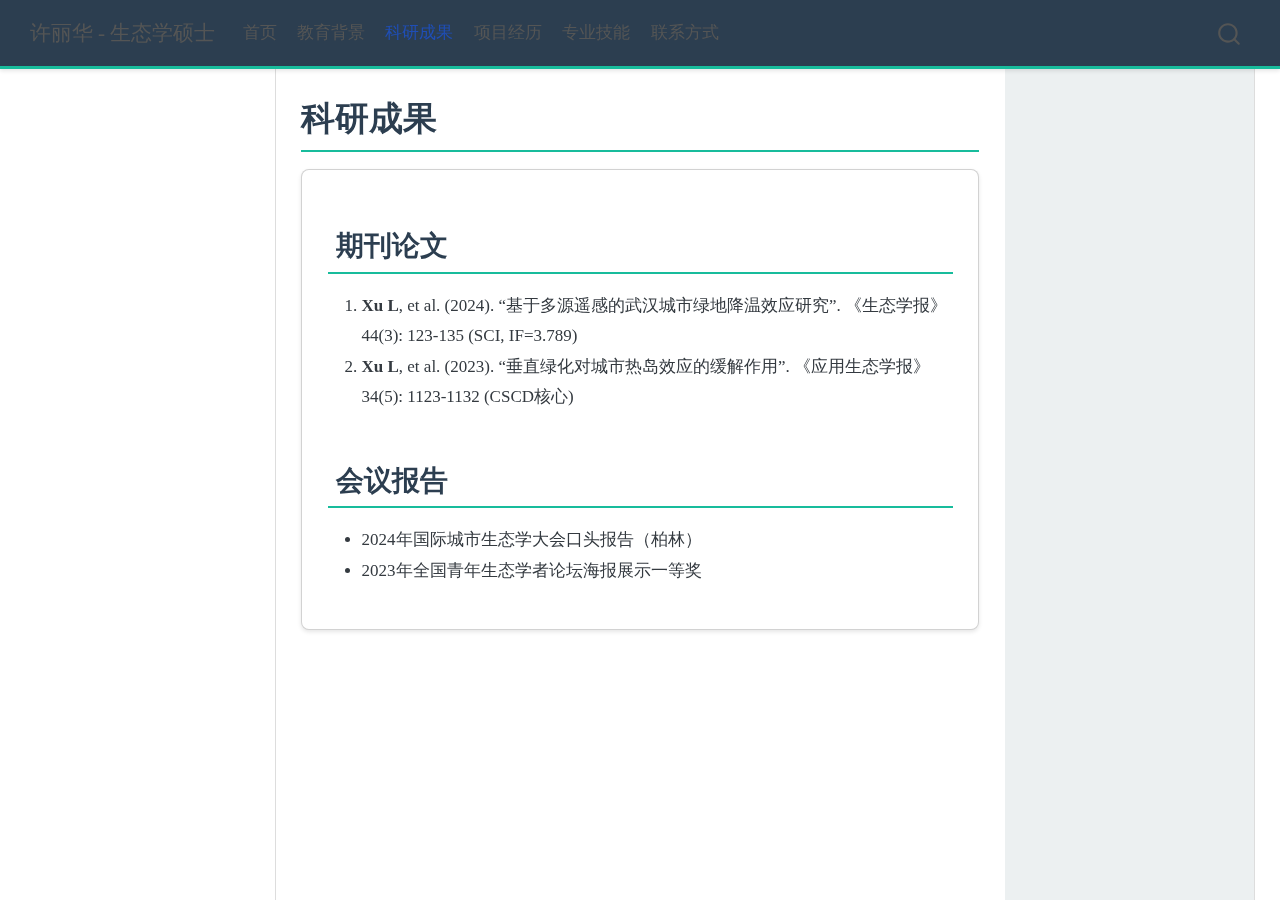
<file: docs/publications.html>
<!DOCTYPE html>
<html xmlns="http://www.w3.org/1999/xhtml" lang="en" xml:lang="en"><head>

<meta charset="utf-8">
<meta name="generator" content="quarto-1.6.42">

<meta name="viewport" content="width=device-width, initial-scale=1.0, user-scalable=yes">


<title>publications – 许丽华 - 生态学硕士</title>
<style>
code{white-space: pre-wrap;}
span.smallcaps{font-variant: small-caps;}
div.columns{display: flex; gap: min(4vw, 1.5em);}
div.column{flex: auto; overflow-x: auto;}
div.hanging-indent{margin-left: 1.5em; text-indent: -1.5em;}
ul.task-list{list-style: none;}
ul.task-list li input[type="checkbox"] {
  width: 0.8em;
  margin: 0 0.8em 0.2em -1em; /* quarto-specific, see https://github.com/quarto-dev/quarto-cli/issues/4556 */ 
  vertical-align: middle;
}
</style>


<script src="site_libs/quarto-nav/quarto-nav.js"></script>
<script src="site_libs/quarto-nav/headroom.min.js"></script>
<script src="site_libs/clipboard/clipboard.min.js"></script>
<script src="site_libs/quarto-search/autocomplete.umd.js"></script>
<script src="site_libs/quarto-search/fuse.min.js"></script>
<script src="site_libs/quarto-search/quarto-search.js"></script>
<meta name="quarto:offset" content="./">
<script src="site_libs/quarto-html/quarto.js"></script>
<script src="site_libs/quarto-html/popper.min.js"></script>
<script src="site_libs/quarto-html/tippy.umd.min.js"></script>
<script src="site_libs/quarto-html/anchor.min.js"></script>
<link href="site_libs/quarto-html/tippy.css" rel="stylesheet">
<link href="site_libs/quarto-html/quarto-syntax-highlighting-2f5df379a58b258e96c21c0638c20c03.css" rel="stylesheet" id="quarto-text-highlighting-styles">
<script src="site_libs/bootstrap/bootstrap.min.js"></script>
<link href="site_libs/bootstrap/bootstrap-icons.css" rel="stylesheet">
<link href="site_libs/bootstrap/bootstrap-3790baeb23ec48fe6a2a71a48d01fb7e.min.css" rel="stylesheet" append-hash="true" id="quarto-bootstrap" data-mode="light">
<script id="quarto-search-options" type="application/json">{
  "location": "navbar",
  "copy-button": false,
  "collapse-after": 3,
  "panel-placement": "end",
  "type": "overlay",
  "limit": 50,
  "keyboard-shortcut": [
    "f",
    "/",
    "s"
  ],
  "show-item-context": false,
  "language": {
    "search-no-results-text": "No results",
    "search-matching-documents-text": "matching documents",
    "search-copy-link-title": "Copy link to search",
    "search-hide-matches-text": "Hide additional matches",
    "search-more-match-text": "more match in this document",
    "search-more-matches-text": "more matches in this document",
    "search-clear-button-title": "Clear",
    "search-text-placeholder": "",
    "search-detached-cancel-button-title": "Cancel",
    "search-submit-button-title": "Submit",
    "search-label": "Search"
  }
}</script>


<link rel="stylesheet" href="styles.css">
</head>

<body class="floating nav-fixed">

<div id="quarto-search-results"></div>
  <header id="quarto-header" class="headroom fixed-top">
    <nav class="navbar navbar-expand-lg " data-bs-theme="dark">
      <div class="navbar-container container-fluid">
      <div class="navbar-brand-container mx-auto">
    <a class="navbar-brand" href="./index.html">
    <span class="navbar-title">许丽华 - 生态学硕士</span>
    </a>
  </div>
            <div id="quarto-search" class="" title="Search"></div>
          <button class="navbar-toggler" type="button" data-bs-toggle="collapse" data-bs-target="#navbarCollapse" aria-controls="navbarCollapse" role="menu" aria-expanded="false" aria-label="Toggle navigation" onclick="if (window.quartoToggleHeadroom) { window.quartoToggleHeadroom(); }">
  <span class="navbar-toggler-icon"></span>
</button>
          <div class="collapse navbar-collapse" id="navbarCollapse">
            <ul class="navbar-nav navbar-nav-scroll me-auto">
  <li class="nav-item">
    <a class="nav-link" href="./index.html"> 
<span class="menu-text">首页</span></a>
  </li>  
  <li class="nav-item">
    <a class="nav-link" href="./education.html"> 
<span class="menu-text">教育背景</span></a>
  </li>  
  <li class="nav-item">
    <a class="nav-link active" href="./publications.html" aria-current="page"> 
<span class="menu-text">科研成果</span></a>
  </li>  
  <li class="nav-item">
    <a class="nav-link" href="./projects.html"> 
<span class="menu-text">项目经历</span></a>
  </li>  
  <li class="nav-item">
    <a class="nav-link" href="./skills.qmd"> 
<span class="menu-text">专业技能</span></a>
  </li>  
  <li class="nav-item">
    <a class="nav-link" href="./contact.qmd"> 
<span class="menu-text">联系方式</span></a>
  </li>  
</ul>
          </div> <!-- /navcollapse -->
            <div class="quarto-navbar-tools">
</div>
      </div> <!-- /container-fluid -->
    </nav>
</header>
<!-- content -->
<div id="quarto-content" class="quarto-container page-columns page-rows-contents page-layout-article page-navbar">
<!-- sidebar -->
  <nav id="quarto-sidebar" class="sidebar collapse collapse-horizontal quarto-sidebar-collapse-item sidebar-navigation floating overflow-auto">
    
</nav>
<div id="quarto-sidebar-glass" class="quarto-sidebar-collapse-item" data-bs-toggle="collapse" data-bs-target=".quarto-sidebar-collapse-item"></div>
<!-- margin-sidebar -->
    <div id="quarto-margin-sidebar" class="sidebar margin-sidebar zindex-bottom">
    </div>
<!-- main -->
<main class="content" id="quarto-document-content">

<header id="title-block-header" class="quarto-title-block default">
<div class="quarto-title">
<h1 class="title">科研成果</h1>
</div>



<div class="quarto-title-meta">

    
  
    
  </div>
  


</header>


<div class="card">
<section id="期刊论文" class="level2">
<h2 class="anchored" data-anchor-id="期刊论文"><i class="fa-solid fa-file-lines fa-icon"></i> 期刊论文</h2>
<ol type="1">
<li><strong>Xu L</strong>, et al.&nbsp;(2024). “基于多源遥感的武汉城市绿地降温效应研究”. 《生态学报》 44(3): 123-135 (SCI, IF=3.789)</li>
<li><strong>Xu L</strong>, et al.&nbsp;(2023). “垂直绿化对城市热岛效应的缓解作用”. 《应用生态学报》 34(5): 1123-1132 (CSCD核心)</li>
</ol>
</section>
<section id="会议报告" class="level2">
<h2 class="anchored" data-anchor-id="会议报告"><i class="fa-solid fa-microscope fa-icon"></i> 会议报告</h2>
<ul>
<li>2024年国际城市生态学大会口头报告（柏林）</li>
<li>2023年全国青年生态学者论坛海报展示一等奖</li>
</ul>
</section>
</div>



</main> <!-- /main -->
<script id="quarto-html-after-body" type="application/javascript">
window.document.addEventListener("DOMContentLoaded", function (event) {
  const toggleBodyColorMode = (bsSheetEl) => {
    const mode = bsSheetEl.getAttribute("data-mode");
    const bodyEl = window.document.querySelector("body");
    if (mode === "dark") {
      bodyEl.classList.add("quarto-dark");
      bodyEl.classList.remove("quarto-light");
    } else {
      bodyEl.classList.add("quarto-light");
      bodyEl.classList.remove("quarto-dark");
    }
  }
  const toggleBodyColorPrimary = () => {
    const bsSheetEl = window.document.querySelector("link#quarto-bootstrap");
    if (bsSheetEl) {
      toggleBodyColorMode(bsSheetEl);
    }
  }
  toggleBodyColorPrimary();  
  const icon = "";
  const anchorJS = new window.AnchorJS();
  anchorJS.options = {
    placement: 'right',
    icon: icon
  };
  anchorJS.add('.anchored');
  const isCodeAnnotation = (el) => {
    for (const clz of el.classList) {
      if (clz.startsWith('code-annotation-')) {                     
        return true;
      }
    }
    return false;
  }
  const onCopySuccess = function(e) {
    // button target
    const button = e.trigger;
    // don't keep focus
    button.blur();
    // flash "checked"
    button.classList.add('code-copy-button-checked');
    var currentTitle = button.getAttribute("title");
    button.setAttribute("title", "Copied!");
    let tooltip;
    if (window.bootstrap) {
      button.setAttribute("data-bs-toggle", "tooltip");
      button.setAttribute("data-bs-placement", "left");
      button.setAttribute("data-bs-title", "Copied!");
      tooltip = new bootstrap.Tooltip(button, 
        { trigger: "manual", 
          customClass: "code-copy-button-tooltip",
          offset: [0, -8]});
      tooltip.show();    
    }
    setTimeout(function() {
      if (tooltip) {
        tooltip.hide();
        button.removeAttribute("data-bs-title");
        button.removeAttribute("data-bs-toggle");
        button.removeAttribute("data-bs-placement");
      }
      button.setAttribute("title", currentTitle);
      button.classList.remove('code-copy-button-checked');
    }, 1000);
    // clear code selection
    e.clearSelection();
  }
  const getTextToCopy = function(trigger) {
      const codeEl = trigger.previousElementSibling.cloneNode(true);
      for (const childEl of codeEl.children) {
        if (isCodeAnnotation(childEl)) {
          childEl.remove();
        }
      }
      return codeEl.innerText;
  }
  const clipboard = new window.ClipboardJS('.code-copy-button:not([data-in-quarto-modal])', {
    text: getTextToCopy
  });
  clipboard.on('success', onCopySuccess);
  if (window.document.getElementById('quarto-embedded-source-code-modal')) {
    const clipboardModal = new window.ClipboardJS('.code-copy-button[data-in-quarto-modal]', {
      text: getTextToCopy,
      container: window.document.getElementById('quarto-embedded-source-code-modal')
    });
    clipboardModal.on('success', onCopySuccess);
  }
    var localhostRegex = new RegExp(/^(?:http|https):\/\/localhost\:?[0-9]*\//);
    var mailtoRegex = new RegExp(/^mailto:/);
      var filterRegex = new RegExp("https:\/\/yourusername\.github\.io\/repo-name\/");
    var isInternal = (href) => {
        return filterRegex.test(href) || localhostRegex.test(href) || mailtoRegex.test(href);
    }
    // Inspect non-navigation links and adorn them if external
 	var links = window.document.querySelectorAll('a[href]:not(.nav-link):not(.navbar-brand):not(.toc-action):not(.sidebar-link):not(.sidebar-item-toggle):not(.pagination-link):not(.no-external):not([aria-hidden]):not(.dropdown-item):not(.quarto-navigation-tool):not(.about-link)');
    for (var i=0; i<links.length; i++) {
      const link = links[i];
      if (!isInternal(link.href)) {
        // undo the damage that might have been done by quarto-nav.js in the case of
        // links that we want to consider external
        if (link.dataset.originalHref !== undefined) {
          link.href = link.dataset.originalHref;
        }
      }
    }
  function tippyHover(el, contentFn, onTriggerFn, onUntriggerFn) {
    const config = {
      allowHTML: true,
      maxWidth: 500,
      delay: 100,
      arrow: false,
      appendTo: function(el) {
          return el.parentElement;
      },
      interactive: true,
      interactiveBorder: 10,
      theme: 'quarto',
      placement: 'bottom-start',
    };
    if (contentFn) {
      config.content = contentFn;
    }
    if (onTriggerFn) {
      config.onTrigger = onTriggerFn;
    }
    if (onUntriggerFn) {
      config.onUntrigger = onUntriggerFn;
    }
    window.tippy(el, config); 
  }
  const noterefs = window.document.querySelectorAll('a[role="doc-noteref"]');
  for (var i=0; i<noterefs.length; i++) {
    const ref = noterefs[i];
    tippyHover(ref, function() {
      // use id or data attribute instead here
      let href = ref.getAttribute('data-footnote-href') || ref.getAttribute('href');
      try { href = new URL(href).hash; } catch {}
      const id = href.replace(/^#\/?/, "");
      const note = window.document.getElementById(id);
      if (note) {
        return note.innerHTML;
      } else {
        return "";
      }
    });
  }
  const xrefs = window.document.querySelectorAll('a.quarto-xref');
  const processXRef = (id, note) => {
    // Strip column container classes
    const stripColumnClz = (el) => {
      el.classList.remove("page-full", "page-columns");
      if (el.children) {
        for (const child of el.children) {
          stripColumnClz(child);
        }
      }
    }
    stripColumnClz(note)
    if (id === null || id.startsWith('sec-')) {
      // Special case sections, only their first couple elements
      const container = document.createElement("div");
      if (note.children && note.children.length > 2) {
        container.appendChild(note.children[0].cloneNode(true));
        for (let i = 1; i < note.children.length; i++) {
          const child = note.children[i];
          if (child.tagName === "P" && child.innerText === "") {
            continue;
          } else {
            container.appendChild(child.cloneNode(true));
            break;
          }
        }
        if (window.Quarto?.typesetMath) {
          window.Quarto.typesetMath(container);
        }
        return container.innerHTML
      } else {
        if (window.Quarto?.typesetMath) {
          window.Quarto.typesetMath(note);
        }
        return note.innerHTML;
      }
    } else {
      // Remove any anchor links if they are present
      const anchorLink = note.querySelector('a.anchorjs-link');
      if (anchorLink) {
        anchorLink.remove();
      }
      if (window.Quarto?.typesetMath) {
        window.Quarto.typesetMath(note);
      }
      if (note.classList.contains("callout")) {
        return note.outerHTML;
      } else {
        return note.innerHTML;
      }
    }
  }
  for (var i=0; i<xrefs.length; i++) {
    const xref = xrefs[i];
    tippyHover(xref, undefined, function(instance) {
      instance.disable();
      let url = xref.getAttribute('href');
      let hash = undefined; 
      if (url.startsWith('#')) {
        hash = url;
      } else {
        try { hash = new URL(url).hash; } catch {}
      }
      if (hash) {
        const id = hash.replace(/^#\/?/, "");
        const note = window.document.getElementById(id);
        if (note !== null) {
          try {
            const html = processXRef(id, note.cloneNode(true));
            instance.setContent(html);
          } finally {
            instance.enable();
            instance.show();
          }
        } else {
          // See if we can fetch this
          fetch(url.split('#')[0])
          .then(res => res.text())
          .then(html => {
            const parser = new DOMParser();
            const htmlDoc = parser.parseFromString(html, "text/html");
            const note = htmlDoc.getElementById(id);
            if (note !== null) {
              const html = processXRef(id, note);
              instance.setContent(html);
            } 
          }).finally(() => {
            instance.enable();
            instance.show();
          });
        }
      } else {
        // See if we can fetch a full url (with no hash to target)
        // This is a special case and we should probably do some content thinning / targeting
        fetch(url)
        .then(res => res.text())
        .then(html => {
          const parser = new DOMParser();
          const htmlDoc = parser.parseFromString(html, "text/html");
          const note = htmlDoc.querySelector('main.content');
          if (note !== null) {
            // This should only happen for chapter cross references
            // (since there is no id in the URL)
            // remove the first header
            if (note.children.length > 0 && note.children[0].tagName === "HEADER") {
              note.children[0].remove();
            }
            const html = processXRef(null, note);
            instance.setContent(html);
          } 
        }).finally(() => {
          instance.enable();
          instance.show();
        });
      }
    }, function(instance) {
    });
  }
      let selectedAnnoteEl;
      const selectorForAnnotation = ( cell, annotation) => {
        let cellAttr = 'data-code-cell="' + cell + '"';
        let lineAttr = 'data-code-annotation="' +  annotation + '"';
        const selector = 'span[' + cellAttr + '][' + lineAttr + ']';
        return selector;
      }
      const selectCodeLines = (annoteEl) => {
        const doc = window.document;
        const targetCell = annoteEl.getAttribute("data-target-cell");
        const targetAnnotation = annoteEl.getAttribute("data-target-annotation");
        const annoteSpan = window.document.querySelector(selectorForAnnotation(targetCell, targetAnnotation));
        const lines = annoteSpan.getAttribute("data-code-lines").split(",");
        const lineIds = lines.map((line) => {
          return targetCell + "-" + line;
        })
        let top = null;
        let height = null;
        let parent = null;
        if (lineIds.length > 0) {
            //compute the position of the single el (top and bottom and make a div)
            const el = window.document.getElementById(lineIds[0]);
            top = el.offsetTop;
            height = el.offsetHeight;
            parent = el.parentElement.parentElement;
          if (lineIds.length > 1) {
            const lastEl = window.document.getElementById(lineIds[lineIds.length - 1]);
            const bottom = lastEl.offsetTop + lastEl.offsetHeight;
            height = bottom - top;
          }
          if (top !== null && height !== null && parent !== null) {
            // cook up a div (if necessary) and position it 
            let div = window.document.getElementById("code-annotation-line-highlight");
            if (div === null) {
              div = window.document.createElement("div");
              div.setAttribute("id", "code-annotation-line-highlight");
              div.style.position = 'absolute';
              parent.appendChild(div);
            }
            div.style.top = top - 2 + "px";
            div.style.height = height + 4 + "px";
            div.style.left = 0;
            let gutterDiv = window.document.getElementById("code-annotation-line-highlight-gutter");
            if (gutterDiv === null) {
              gutterDiv = window.document.createElement("div");
              gutterDiv.setAttribute("id", "code-annotation-line-highlight-gutter");
              gutterDiv.style.position = 'absolute';
              const codeCell = window.document.getElementById(targetCell);
              const gutter = codeCell.querySelector('.code-annotation-gutter');
              gutter.appendChild(gutterDiv);
            }
            gutterDiv.style.top = top - 2 + "px";
            gutterDiv.style.height = height + 4 + "px";
          }
          selectedAnnoteEl = annoteEl;
        }
      };
      const unselectCodeLines = () => {
        const elementsIds = ["code-annotation-line-highlight", "code-annotation-line-highlight-gutter"];
        elementsIds.forEach((elId) => {
          const div = window.document.getElementById(elId);
          if (div) {
            div.remove();
          }
        });
        selectedAnnoteEl = undefined;
      };
        // Handle positioning of the toggle
    window.addEventListener(
      "resize",
      throttle(() => {
        elRect = undefined;
        if (selectedAnnoteEl) {
          selectCodeLines(selectedAnnoteEl);
        }
      }, 10)
    );
    function throttle(fn, ms) {
    let throttle = false;
    let timer;
      return (...args) => {
        if(!throttle) { // first call gets through
            fn.apply(this, args);
            throttle = true;
        } else { // all the others get throttled
            if(timer) clearTimeout(timer); // cancel #2
            timer = setTimeout(() => {
              fn.apply(this, args);
              timer = throttle = false;
            }, ms);
        }
      };
    }
      // Attach click handler to the DT
      const annoteDls = window.document.querySelectorAll('dt[data-target-cell]');
      for (const annoteDlNode of annoteDls) {
        annoteDlNode.addEventListener('click', (event) => {
          const clickedEl = event.target;
          if (clickedEl !== selectedAnnoteEl) {
            unselectCodeLines();
            const activeEl = window.document.querySelector('dt[data-target-cell].code-annotation-active');
            if (activeEl) {
              activeEl.classList.remove('code-annotation-active');
            }
            selectCodeLines(clickedEl);
            clickedEl.classList.add('code-annotation-active');
          } else {
            // Unselect the line
            unselectCodeLines();
            clickedEl.classList.remove('code-annotation-active');
          }
        });
      }
  const findCites = (el) => {
    const parentEl = el.parentElement;
    if (parentEl) {
      const cites = parentEl.dataset.cites;
      if (cites) {
        return {
          el,
          cites: cites.split(' ')
        };
      } else {
        return findCites(el.parentElement)
      }
    } else {
      return undefined;
    }
  };
  var bibliorefs = window.document.querySelectorAll('a[role="doc-biblioref"]');
  for (var i=0; i<bibliorefs.length; i++) {
    const ref = bibliorefs[i];
    const citeInfo = findCites(ref);
    if (citeInfo) {
      tippyHover(citeInfo.el, function() {
        var popup = window.document.createElement('div');
        citeInfo.cites.forEach(function(cite) {
          var citeDiv = window.document.createElement('div');
          citeDiv.classList.add('hanging-indent');
          citeDiv.classList.add('csl-entry');
          var biblioDiv = window.document.getElementById('ref-' + cite);
          if (biblioDiv) {
            citeDiv.innerHTML = biblioDiv.innerHTML;
          }
          popup.appendChild(citeDiv);
        });
        return popup.innerHTML;
      });
    }
  }
});
</script>
</div> <!-- /content -->




</body></html>
</file>
<file: docs/site_libs/quarto-html/tippy.css>
.tippy-box[data-animation=fade][data-state=hidden]{opacity:0}[data-tippy-root]{max-width:calc(100vw - 10px)}.tippy-box{position:relative;background-color:#333;color:#fff;border-radius:4px;font-size:14px;line-height:1.4;white-space:normal;outline:0;transition-property:transform,visibility,opacity}.tippy-box[data-placement^=top]>.tippy-arrow{bottom:0}.tippy-box[data-placement^=top]>.tippy-arrow:before{bottom:-7px;left:0;border-width:8px 8px 0;border-top-color:initial;transform-origin:center top}.tippy-box[data-placement^=bottom]>.tippy-arrow{top:0}.tippy-box[data-placement^=bottom]>.tippy-arrow:before{top:-7px;left:0;border-width:0 8px 8px;border-bottom-color:initial;transform-origin:center bottom}.tippy-box[data-placement^=left]>.tippy-arrow{right:0}.tippy-box[data-placement^=left]>.tippy-arrow:before{border-width:8px 0 8px 8px;border-left-color:initial;right:-7px;transform-origin:center left}.tippy-box[data-placement^=right]>.tippy-arrow{left:0}.tippy-box[data-placement^=right]>.tippy-arrow:before{left:-7px;border-width:8px 8px 8px 0;border-right-color:initial;transform-origin:center right}.tippy-box[data-inertia][data-state=visible]{transition-timing-function:cubic-bezier(.54,1.5,.38,1.11)}.tippy-arrow{width:16px;height:16px;color:#333}.tippy-arrow:before{content:"";position:absolute;border-color:transparent;border-style:solid}.tippy-content{position:relative;padding:5px 9px;z-index:1}
</file>
<file: docs/site_libs/quarto-html/quarto-syntax-highlighting-2f5df379a58b258e96c21c0638c20c03.css>
/* quarto syntax highlight colors */
:root {
  --quarto-hl-ot-color: #003B4F;
  --quarto-hl-at-color: #657422;
  --quarto-hl-ss-color: #20794D;
  --quarto-hl-an-color: #5E5E5E;
  --quarto-hl-fu-color: #4758AB;
  --quarto-hl-st-color: #20794D;
  --quarto-hl-cf-color: #003B4F;
  --quarto-hl-op-color: #5E5E5E;
  --quarto-hl-er-color: #AD0000;
  --quarto-hl-bn-color: #AD0000;
  --quarto-hl-al-color: #AD0000;
  --quarto-hl-va-color: #111111;
  --quarto-hl-bu-color: inherit;
  --quarto-hl-ex-color: inherit;
  --quarto-hl-pp-color: #AD0000;
  --quarto-hl-in-color: #5E5E5E;
  --quarto-hl-vs-color: #20794D;
  --quarto-hl-wa-color: #5E5E5E;
  --quarto-hl-do-color: #5E5E5E;
  --quarto-hl-im-color: #00769E;
  --quarto-hl-ch-color: #20794D;
  --quarto-hl-dt-color: #AD0000;
  --quarto-hl-fl-color: #AD0000;
  --quarto-hl-co-color: #5E5E5E;
  --quarto-hl-cv-color: #5E5E5E;
  --quarto-hl-cn-color: #8f5902;
  --quarto-hl-sc-color: #5E5E5E;
  --quarto-hl-dv-color: #AD0000;
  --quarto-hl-kw-color: #003B4F;
}

/* other quarto variables */
:root {
  --quarto-font-monospace: SFMono-Regular, Menlo, Monaco, Consolas, "Liberation Mono", "Courier New", monospace;
}

pre > code.sourceCode > span {
  color: #003B4F;
}

code span {
  color: #003B4F;
}

code.sourceCode > span {
  color: #003B4F;
}

div.sourceCode,
div.sourceCode pre.sourceCode {
  color: #003B4F;
}

code span.ot {
  color: #003B4F;
  font-style: inherit;
}

code span.at {
  color: #657422;
  font-style: inherit;
}

code span.ss {
  color: #20794D;
  font-style: inherit;
}

code span.an {
  color: #5E5E5E;
  font-style: inherit;
}

code span.fu {
  color: #4758AB;
  font-style: inherit;
}

code span.st {
  color: #20794D;
  font-style: inherit;
}

code span.cf {
  color: #003B4F;
  font-weight: bold;
  font-style: inherit;
}

code span.op {
  color: #5E5E5E;
  font-style: inherit;
}

code span.er {
  color: #AD0000;
  font-style: inherit;
}

code span.bn {
  color: #AD0000;
  font-style: inherit;
}

code span.al {
  color: #AD0000;
  font-style: inherit;
}

code span.va {
  color: #111111;
  font-style: inherit;
}

code span.bu {
  font-style: inherit;
}

code span.ex {
  font-style: inherit;
}

code span.pp {
  color: #AD0000;
  font-style: inherit;
}

code span.in {
  color: #5E5E5E;
  font-style: inherit;
}

code span.vs {
  color: #20794D;
  font-style: inherit;
}

code span.wa {
  color: #5E5E5E;
  font-style: italic;
}

code span.do {
  color: #5E5E5E;
  font-style: italic;
}

code span.im {
  color: #00769E;
  font-style: inherit;
}

code span.ch {
  color: #20794D;
  font-style: inherit;
}

code span.dt {
  color: #AD0000;
  font-style: inherit;
}

code span.fl {
  color: #AD0000;
  font-style: inherit;
}

code span.co {
  color: #5E5E5E;
  font-style: inherit;
}

code span.cv {
  color: #5E5E5E;
  font-style: italic;
}

code span.cn {
  color: #8f5902;
  font-style: inherit;
}

code span.sc {
  color: #5E5E5E;
  font-style: inherit;
}

code span.dv {
  color: #AD0000;
  font-style: inherit;
}

code span.kw {
  color: #003B4F;
  font-weight: bold;
  font-style: inherit;
}

.prevent-inlining {
  content: "</";
}

/*# sourceMappingURL=35eb38a806ee71ea6d2563be2308c832.css.map */
</file>
<file: docs/styles.css>
:root {
  --primary: #2c3e50;
  --secondary: #18bc9c;
  --light: #ecf0f1;
}

body {
  font-family: "Source Han Serif CN", "SimSun", serif;
  line-height: 1.8;
  color: #444;
}

.navbar {
  background-color: var(--primary) !important;
  border-bottom: 3px solid var(--secondary);
  box-shadow: 0 2px 4px rgba(0,0,0,0.1);
}

.sidebar {
  background-color: var(--light);
  padding: 2rem;
  border-right: 1px solid #ddd;
}

h1, h2, h3 {
  color: var(--primary);
  border-bottom: 2px solid var(--secondary);
  padding-bottom: 0.3em;
}

.card {
  background: white;
  border-radius: 8px;
  box-shadow: 0 2px 4px rgba(0,0,0,0.1);
  padding: 1.5rem;
  margin-bottom: 1.5rem;
}

.btn-primary {
  background-color: var(--secondary);
  border-color: var(--secondary);
}

.fa-icon {
  margin-right: 0.5rem;
  color: var(--secondary);
}

.timeline {
  border-left: 2px solid var(--secondary);
  padding-left: 2rem;
  margin-left: 1rem;
}

.timeline-item {
  position: relative;
  margin-bottom: 2rem;
}

.timeline-item::before {
  content: "";
  position: absolute;
  left: -2.4rem;
  top: 0.3rem;
  width: 1rem;
  height: 1rem;
  background: var(--secondary);
  border-radius: 50%;
}
</file>
